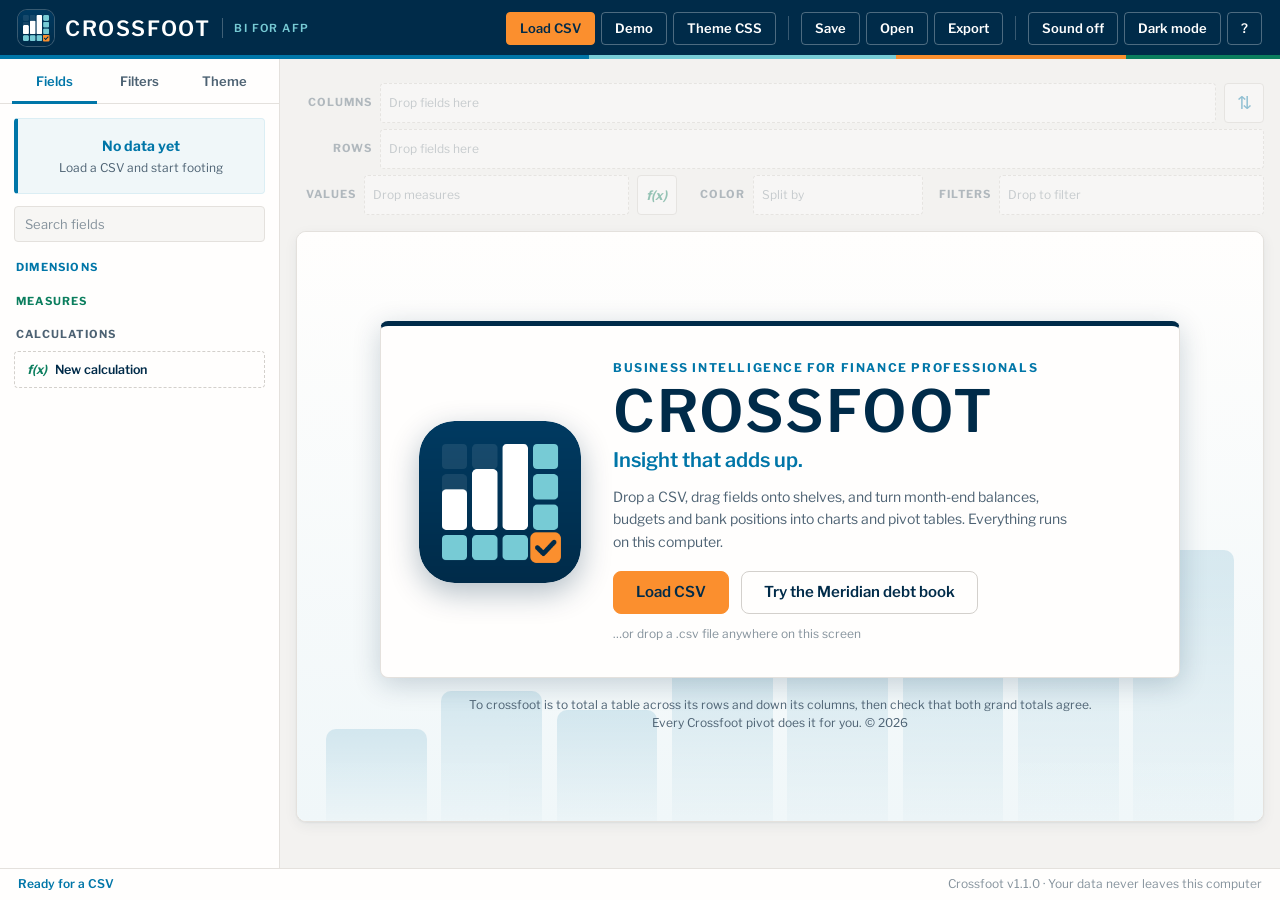
<file: app/index.html>
<!doctype html>
<html lang="en">
<head>
  <meta charset="utf-8">
  <meta name="viewport" content="width=device-width, initial-scale=1">
  <title>Crossfoot · BI for finance professionals</title>
  <meta name="description" content="Crossfoot: drag-and-drop business intelligence for finance CSV files, in AFP colours.">
  <link rel="icon" href="assets/favicon.ico" sizes="any">
  <link rel="icon" type="image/png" sizes="32x32" href="assets/icon-32.png">
  <link rel="apple-touch-icon" href="assets/icon-180.png">
  <link rel="stylesheet" href="css/fonts.css">
  <link rel="stylesheet" href="css/crossfoot.css">
</head>
<body>
  <div id="app">
    <header class="topbar">
      <div class="brand">
        <img src="assets/icon-64.png" class="brand-icon" alt="" width="36" height="36">
        <span class="brand-name">Crossfoot</span>
        <span class="brand-sub">BI for AFP</span>
      </div>
      <nav class="toolbar" aria-label="Main">
        <button class="btn btn-primary" data-action="open-csv" title="Load a CSV file (or drop one anywhere)">Load CSV</button>
        <button class="btn" data-action="demo" title="Load the fictional Meridian Components debt book">Demo</button>
        <button class="btn" data-action="open-theme" title="Load a CSS file with your colors and fonts">Theme CSS</button>
        <span class="sep" aria-hidden="true"></span>
        <button class="btn" data-action="save-game" title="Save layout, filters and theme to a file">Save</button>
        <button class="btn" data-action="load-game" title="Open a saved .crossfoot.json layout">Open</button>
        <button class="btn" data-action="export" title="Export chart or data">Export</button>
        <span class="sep" aria-hidden="true"></span>
        <button class="btn btn-toggle" data-action="toggle-sfx" aria-pressed="false">Sound off</button>
        <button class="btn btn-toggle" data-action="toggle-dark" aria-pressed="false">Dark mode</button>
        <button class="btn" data-action="help" title="How to use Crossfoot">?</button>
      </nav>
    </header>

    <aside class="sidebar">
      <div class="tabs" role="tablist">
        <button class="tab is-active" role="tab" data-tab="fields">Fields</button>
        <button class="tab" role="tab" data-tab="filters" data-drop="filters">Filters <span class="badge" id="filterCount"></span></button>
        <button class="tab" role="tab" data-tab="theme">Theme</button>
      </div>
      <section class="panel" id="panel-fields" data-drop="trash">
        <div class="dataset-card" id="datasetCard"></div>
        <input class="search" id="fieldSearch" placeholder="Search fields" autocomplete="off" spellcheck="false">
        <h3 class="group-title dim">Dimensions</h3>
        <ul id="dimList" class="field-list"></ul>
        <h3 class="group-title mea">Measures</h3>
        <ul id="meaList" class="field-list"></ul>
        <h3 class="group-title calc">Calculations</h3>
        <ul id="calcList" class="field-list"></ul>
        <button class="calc-new" data-calc-new title="Build a formula over aggregates: ratios, margins, differences, shares of total"><b>f(x)</b> New calculation</button>
      </section>
      <section class="panel" id="panel-filters" data-drop="filters" hidden></section>
      <section class="panel" id="panel-theme" hidden></section>
    </aside>

    <main class="workspace">
      <div class="markrow">
        <div class="marks" id="markBar" role="toolbar" aria-label="Chart type"></div>
        <div class="viz-options" id="vizOptions"></div>
      </div>
      <div class="shelves">
        <div class="shelf" data-shelf="columns">
          <span class="shelf-label">Columns</span>
          <div class="shelf-drop" data-drop="columns"></div>
          <button class="swap" data-swap title="Pivot: swap rows and columns">⇅</button>
        </div>
        <div class="shelf" data-shelf="rows">
          <span class="shelf-label">Rows</span>
          <div class="shelf-drop" data-drop="rows"></div>
        </div>
        <div class="shelf-row">
          <div class="shelf" data-shelf="values">
            <span class="shelf-label">Values</span>
            <div class="shelf-drop" data-drop="values"></div>
            <button class="shelf-fx" data-calc-new title="New calculation (formula over aggregates)">f(x)</button>
          </div>
          <div class="shelf narrow" data-shelf="color">
            <span class="shelf-label">Color</span>
            <div class="shelf-drop" data-drop="color"></div>
          </div>
          <div class="shelf" data-shelf="filters">
            <span class="shelf-label">Filters</span>
            <div class="shelf-drop" data-drop="filters"></div>
          </div>
        </div>
      </div>
      <div class="viz-frame">
        <div id="viz" class="viz"></div>
      </div>
      <div class="sheet-tabs" id="sheetTabs"></div>
    </main>

    <footer class="statusbar" id="status"></footer>
  </div>

  <input type="file" id="csvInput" accept=".csv,.tsv,.txt,text/csv,text/tab-separated-values" hidden>
  <input type="file" id="themeInput" accept=".css,text/css" hidden>
  <input type="file" id="gameInput" accept=".json,application/json" hidden>

  <div id="menu" class="popmenu" hidden></div>
  <div id="modal" class="modal" hidden></div>
  <div id="toast" class="toast" hidden role="status" aria-live="polite"></div>
  <div id="loading" class="loading" hidden>
    <div class="loading-box"><div class="loading-text">Loading</div><div class="loading-bar"><span></span></div></div>
  </div>
  <div class="file-drop-overlay" aria-hidden="true"><div>Drop to load<small>.csv data · .css theme · .json workbook</small></div></div>

  <script src="vendor/plotly.min.js"></script>
  <script src="samples/demo-data.js"></script>
  <script src="js/data.js"></script>
  <script src="js/calc.js"></script>
  <script src="js/theme.js"></script>
  <script src="js/pivot.js"></script>
  <script src="js/charts.js"></script>
  <script src="js/export.js"></script>
  <script src="js/app.js"></script>
</body>
</html>
</file>
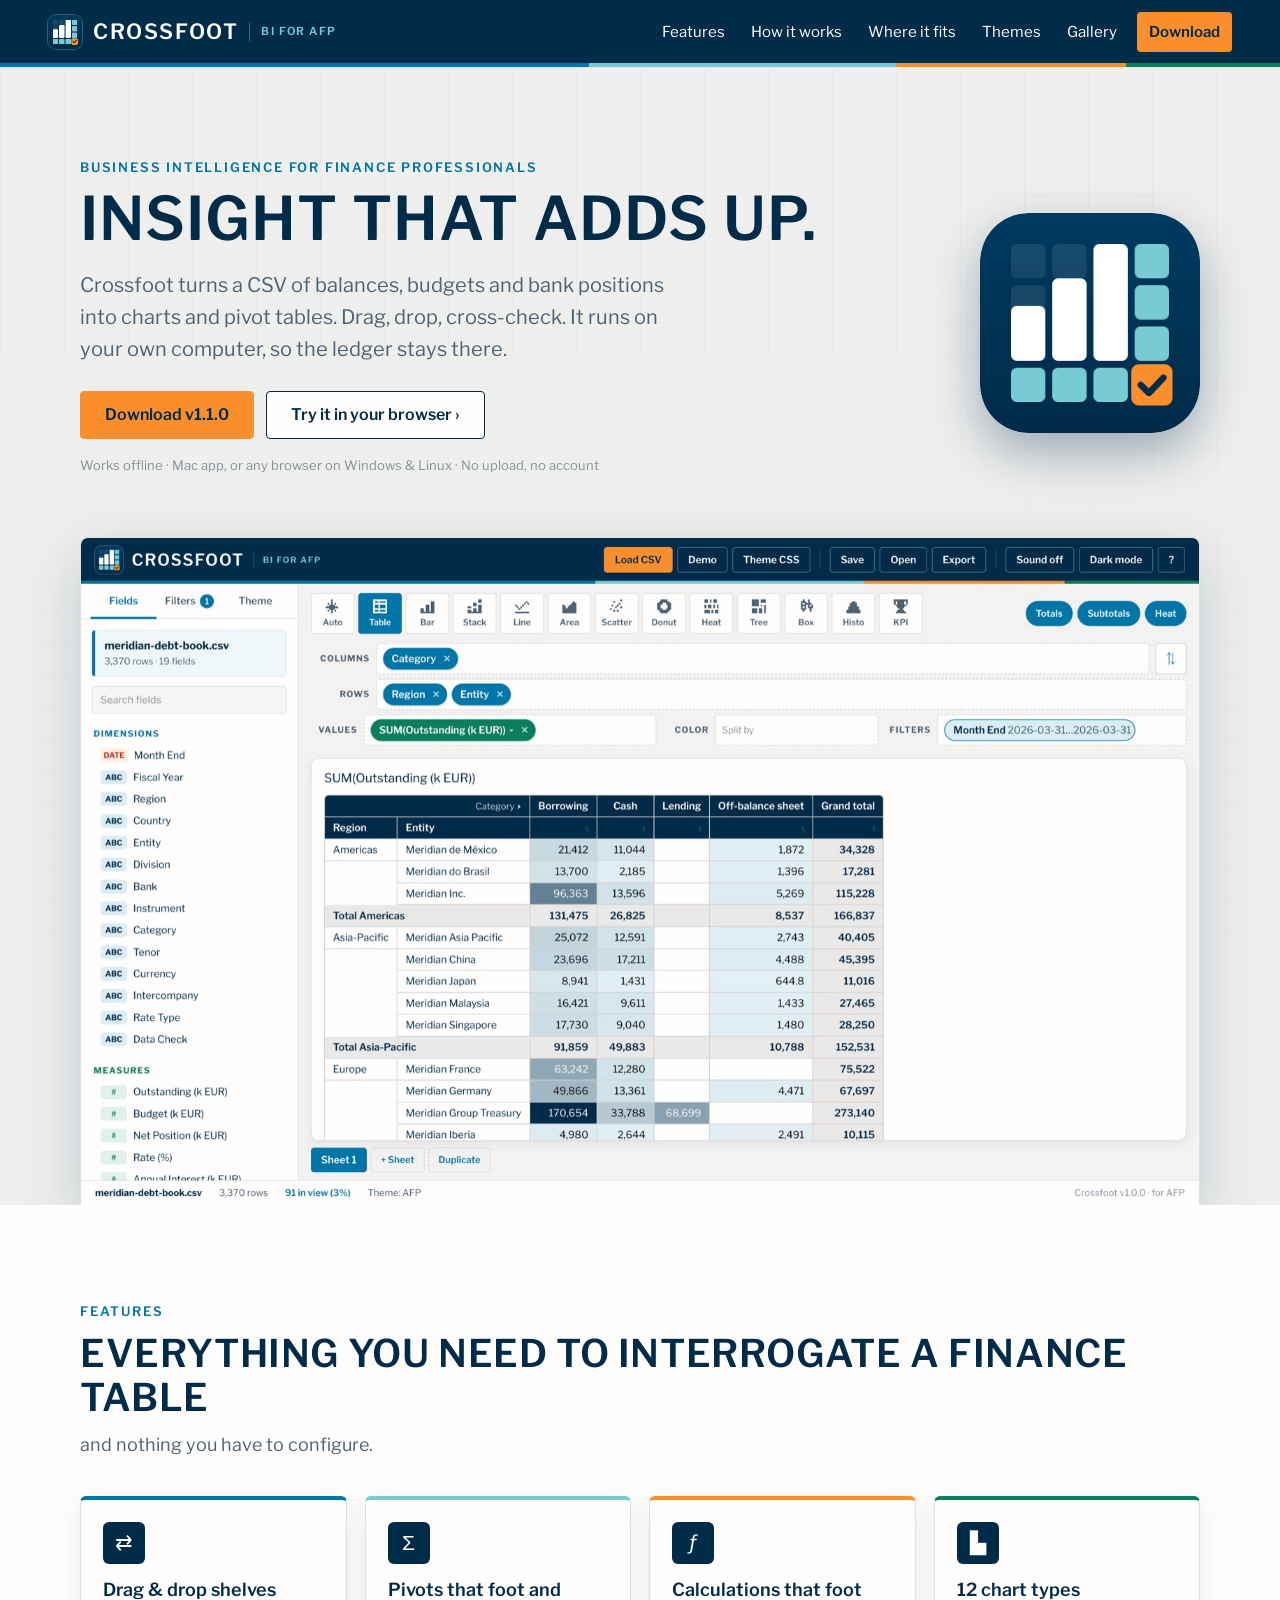
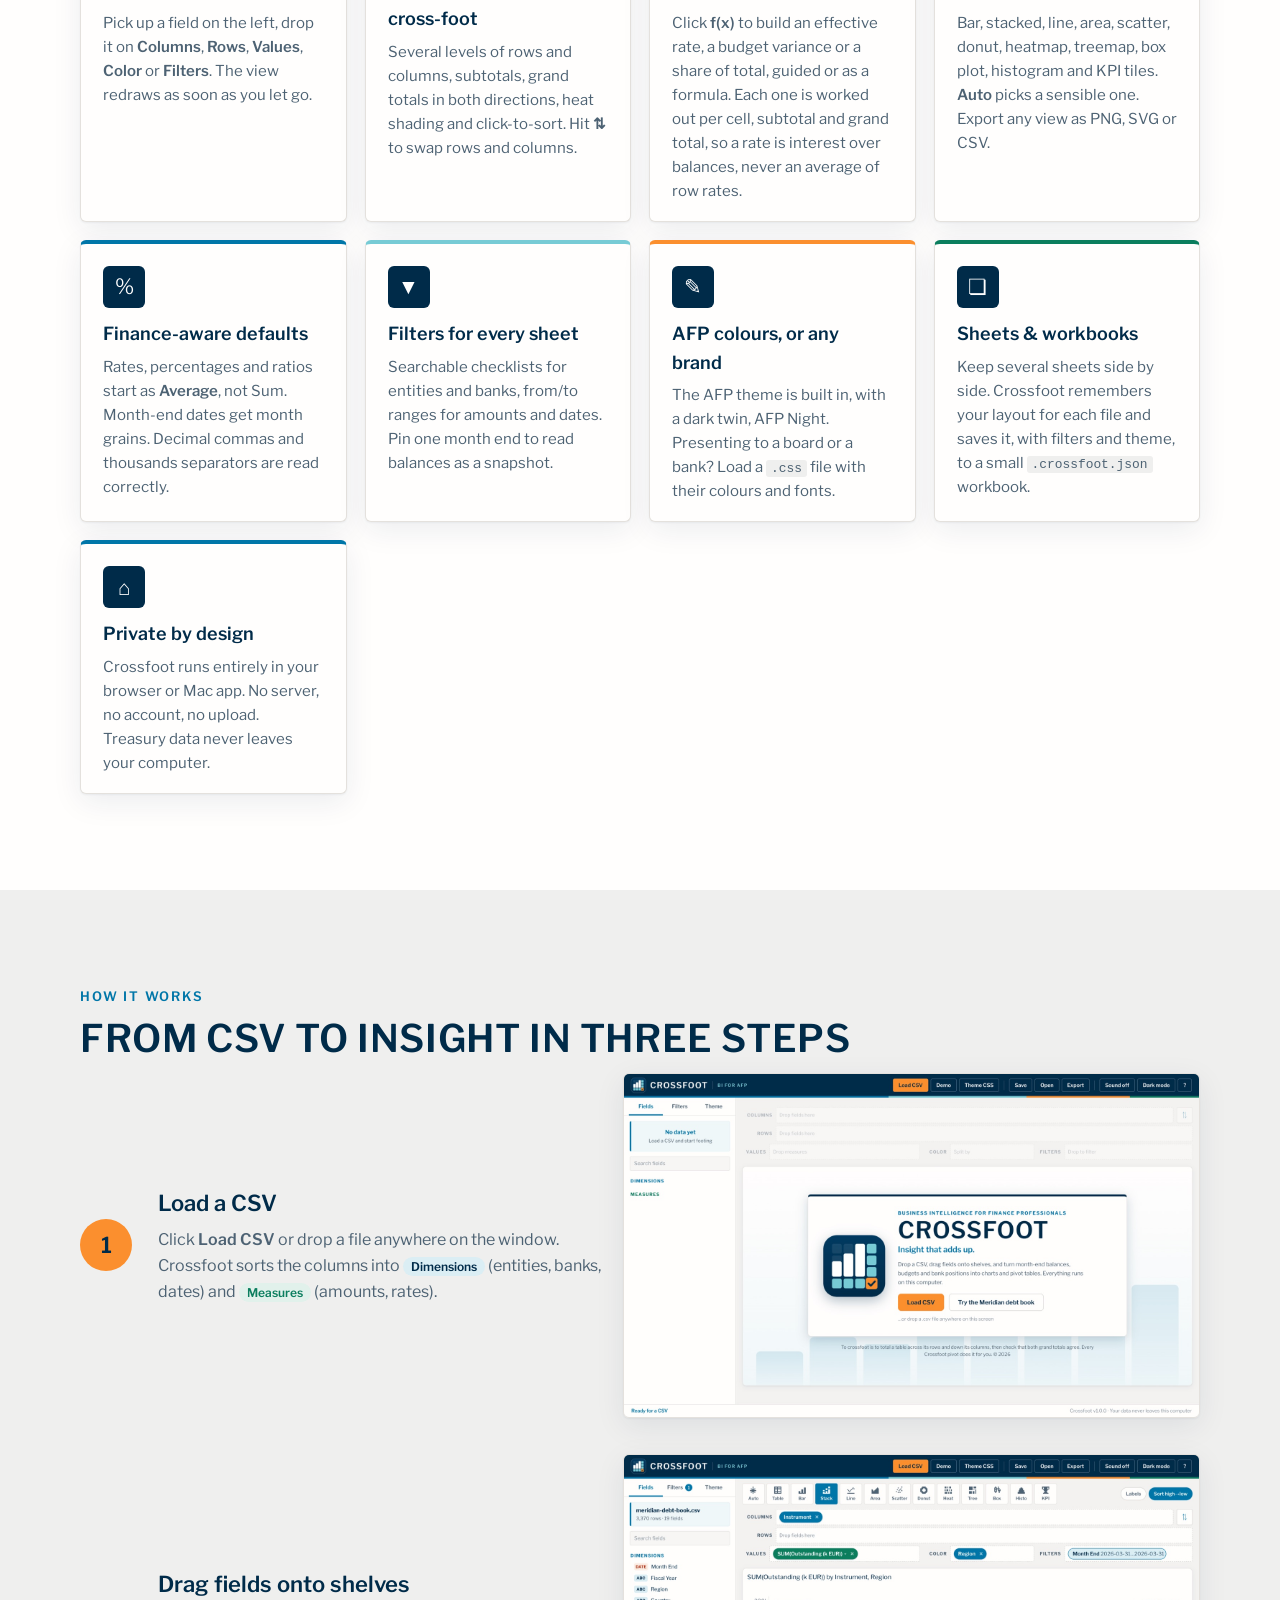
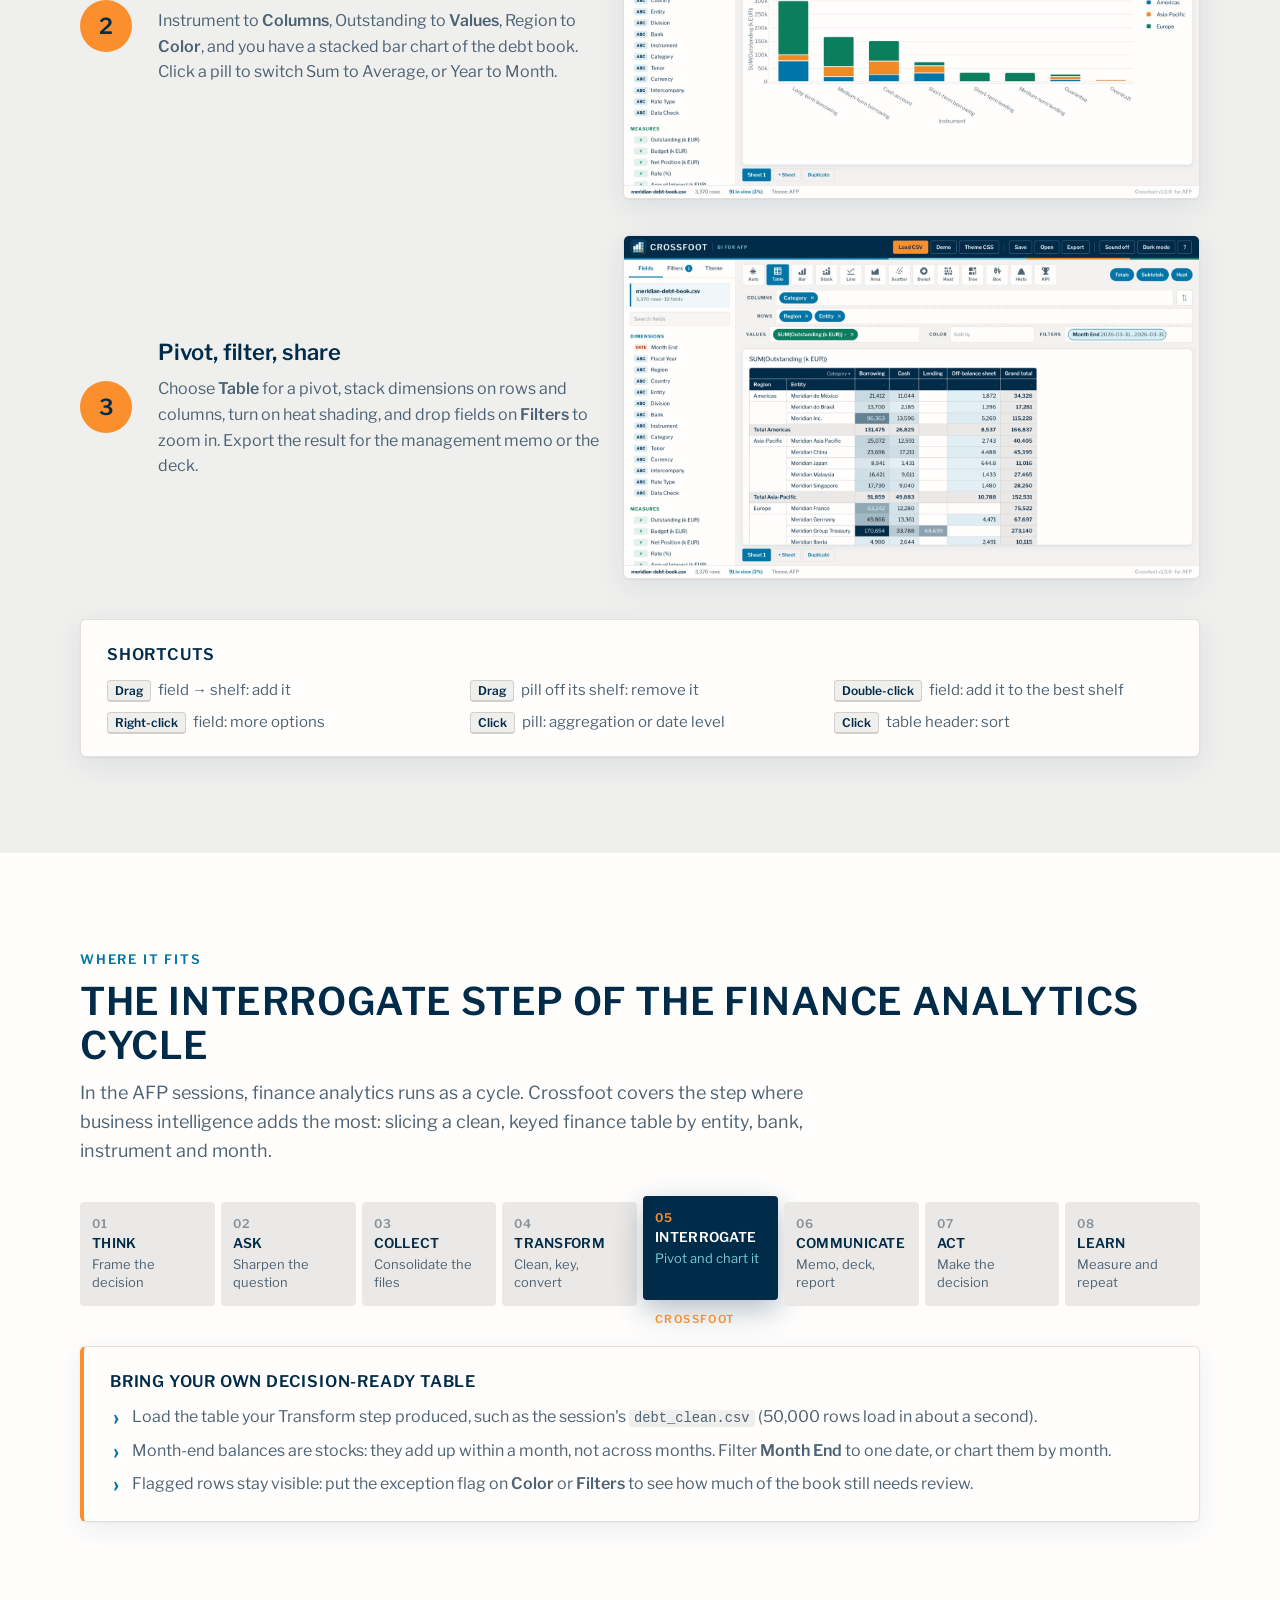
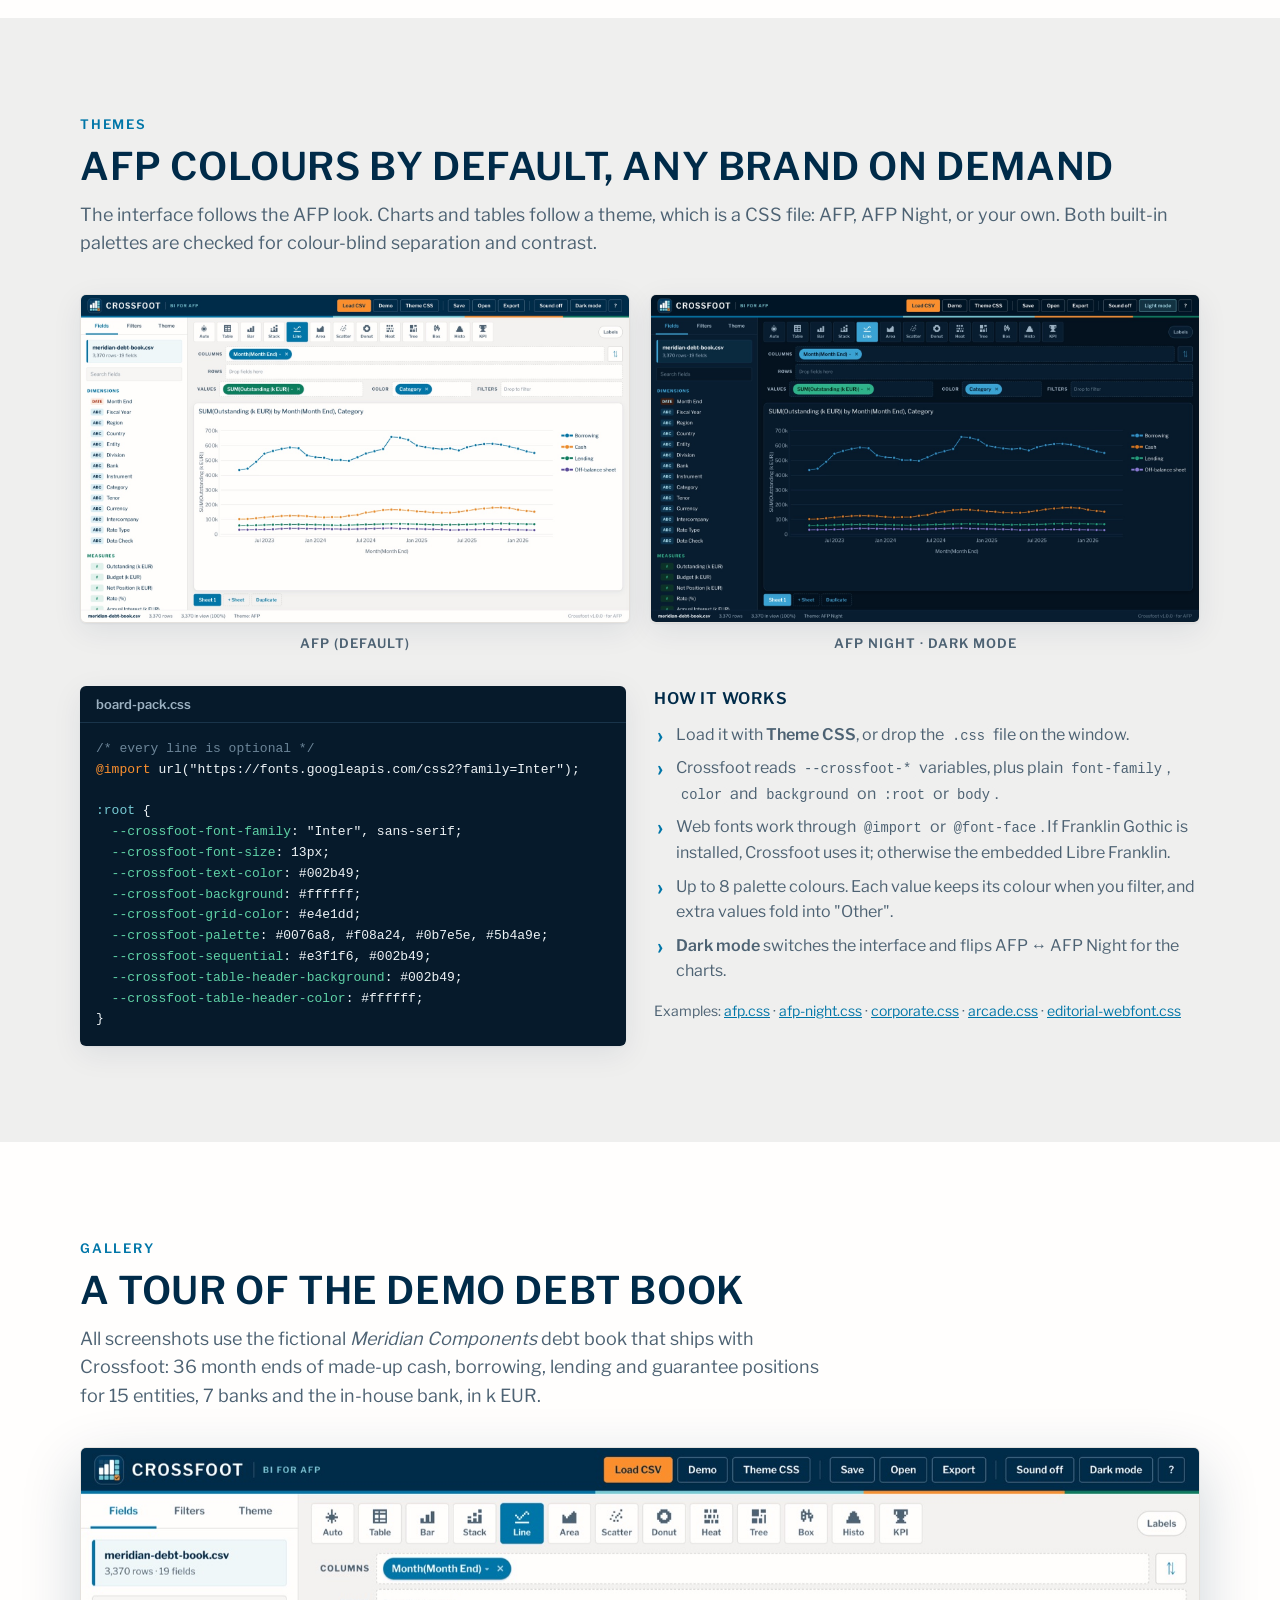
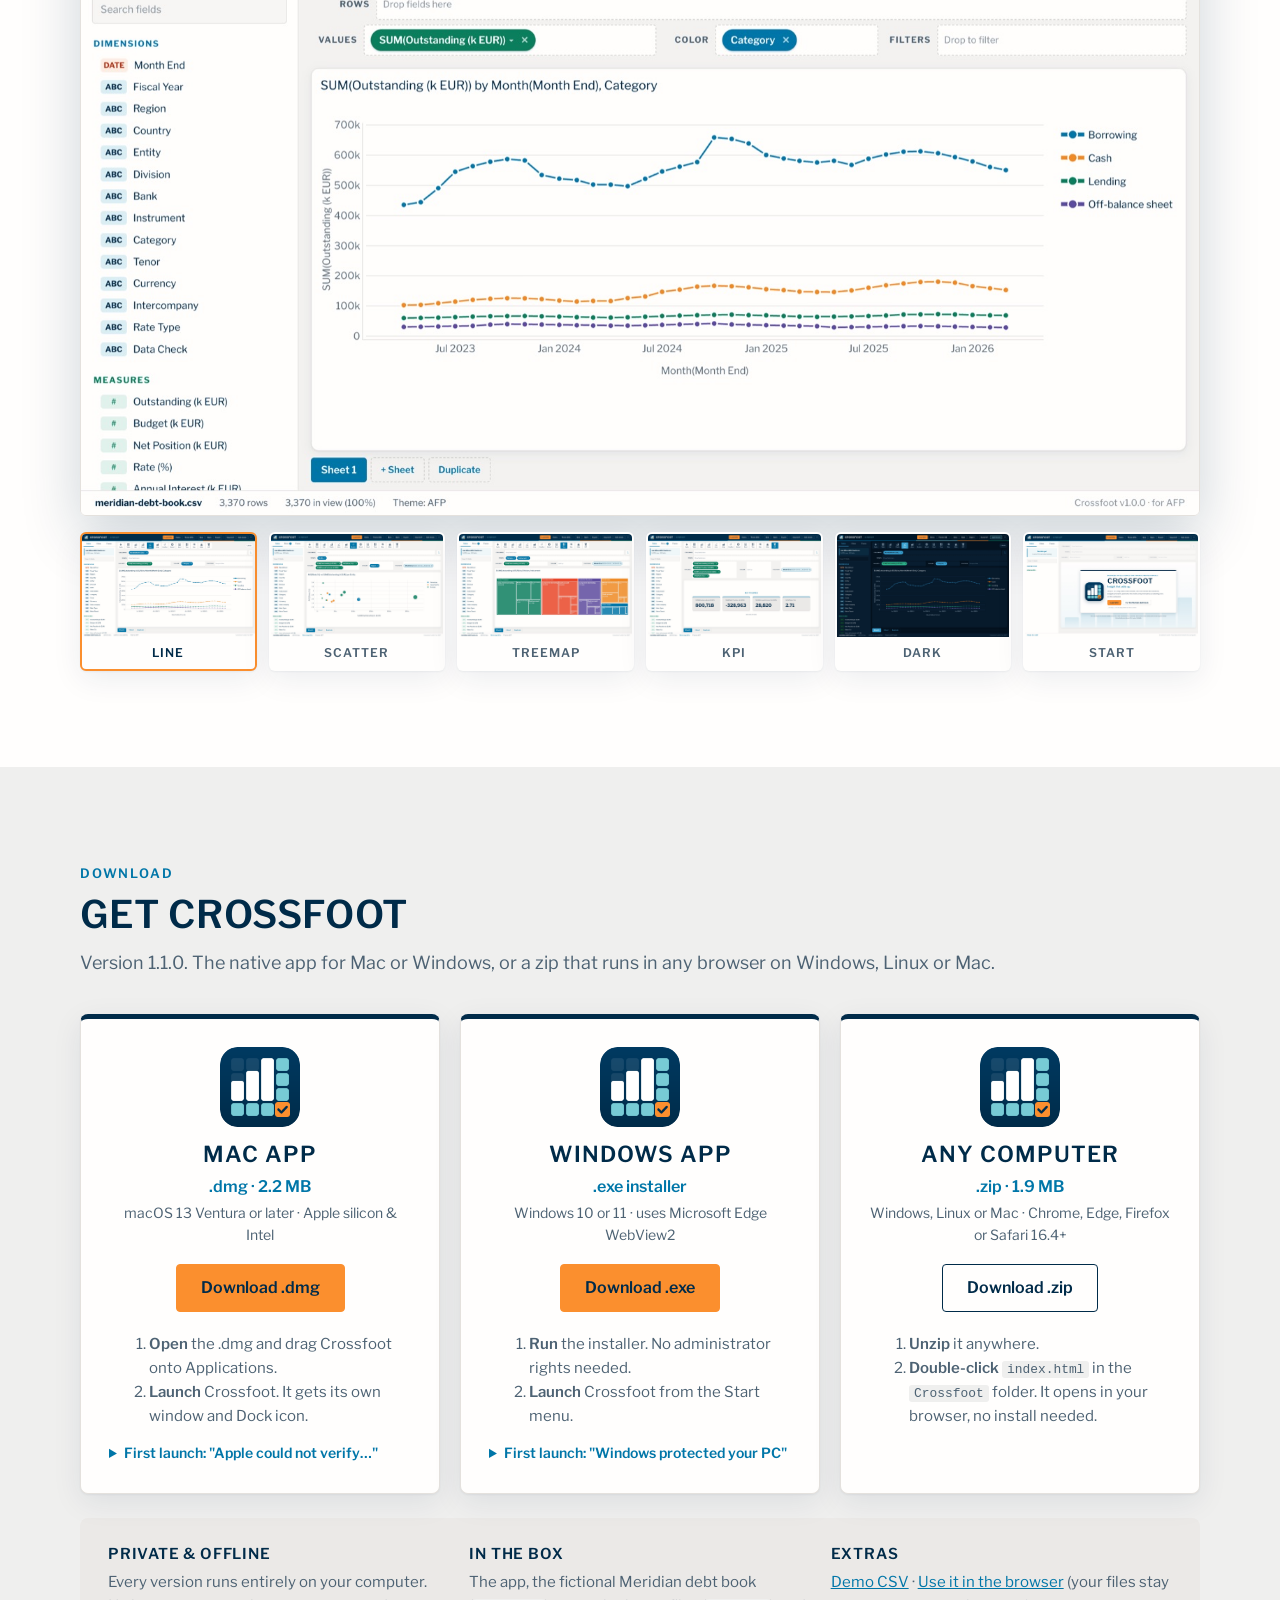
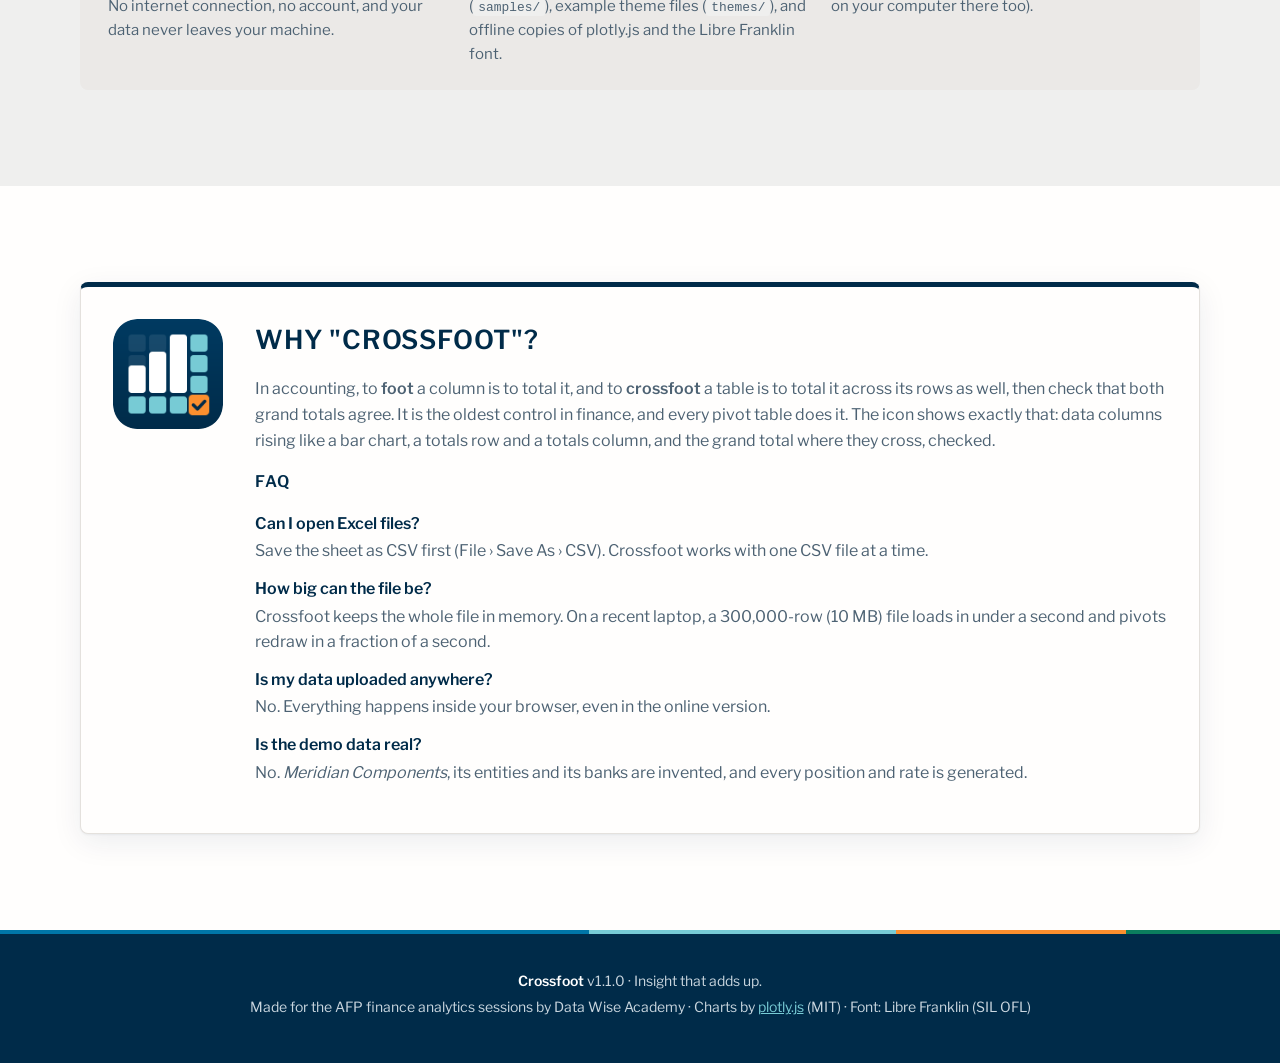
<file: website/index.html>
<!doctype html>
<html lang="en">
<head>
  <meta charset="utf-8">
  <meta name="viewport" content="width=device-width, initial-scale=1">
  <title>Crossfoot · Business intelligence for finance professionals</title>
  <meta name="description" content="Crossfoot turns a finance CSV into charts and pivot tables by drag and drop. Offline, private, and dressed in AFP colours.">
  <meta property="og:title" content="Crossfoot · BI for finance professionals">
  <meta property="og:description" content="Insight that adds up. Drag-and-drop business intelligence for one CSV file.">
  <meta property="og:image" content="assets/screens/table.jpg">
  <link rel="icon" href="assets/favicon.ico" sizes="any">
  <link rel="icon" type="image/png" sizes="32x32" href="assets/icon-32.png">
  <link rel="apple-touch-icon" href="assets/icon-180.png">
  <link rel="stylesheet" href="assets/fonts.css">
  <link rel="stylesheet" href="css/site.css">
</head>
<body>
  <a class="skip" href="#download">Skip to download</a>

  <header class="nav">
    <a class="nav-brand" href="#top"><img src="assets/icon-64.png" alt="" width="34" height="34"><span>Crossfoot</span><small>BI for AFP</small></a>
    <nav class="nav-links" aria-label="Sections">
      <a href="#features">Features</a>
      <a href="#how">How it works</a>
      <a href="#cycle">Where it fits</a>
      <a href="#themes">Themes</a>
      <a href="#gallery">Gallery</a>
      <a class="nav-cta" href="#download">Download</a>
    </nav>
  </header>

  <main id="top">
    <!-- ============================================================ HERO -->
    <div class="hero">
      <div class="hero-grid" aria-hidden="true"></div>
      <div class="hero-inner">
        <div class="hero-text">
          <p class="eyebrow">Business intelligence for finance professionals</p>
          <h1 class="logo">Insight that adds up.</h1>
          <p class="tagline">Crossfoot turns a CSV of balances, budgets and bank positions into charts and pivot tables. Drag, drop, cross-check. It runs on your own computer, so the ledger stays there.</p>
          <div class="cta-row">
            <a class="btn btn-cta big" href="#download">Download v<span data-version>1.1.0</span></a>
            <a class="btn big" href="play/index.html#demo&amp;preset=table">Try it in your browser ›</a>
          </div>
          <p class="fineprint">Works offline · Mac app, or any browser on Windows &amp; Linux · No upload, no account</p>
        </div>
        <img class="hero-icon" src="assets/icon-256.png" alt="Crossfoot icon: three rising bars in a ledger grid, a light-blue totals row and column, and an orange grand-total cell with a check mark, on an AFP dark-blue tile" width="200" height="200">
      </div>
      <figure class="hero-shot">
        <img src="assets/screens/table.jpg" alt="Crossfoot pivot table: outstanding amounts at the latest month end by region and entity in rows, cash, lending, borrowing and guarantees in columns, with heat shading, subtotals and grand totals" width="1600" height="955">
      </figure>
    </div>

    <!-- ======================================================== FEATURES -->
    <div class="section" id="features">
      <p class="kicker">Features</p>
      <h2 class="section-title">Everything you need to interrogate a finance table</h2>
      <p class="lede">and nothing you have to configure.</p>
      <div class="cards">
        <article class="card"><div class="card-icon" aria-hidden="true">⇄</div><h3>Drag &amp; drop shelves</h3>
          <p>Pick up a field on the left, drop it on <b>Columns</b>, <b>Rows</b>, <b>Values</b>, <b>Color</b> or <b>Filters</b>. The view redraws as soon as you let go.</p></article>
        <article class="card"><div class="card-icon" aria-hidden="true">Σ</div><h3>Pivots that foot and cross-foot</h3>
          <p>Several levels of rows and columns, subtotals, grand totals in both directions, heat shading and click-to-sort. Hit <b>⇅</b> to swap rows and columns.</p></article>
        <article class="card"><div class="card-icon" aria-hidden="true">ƒ</div><h3>Calculations that foot</h3>
          <p>Click <b>f(x)</b> to build an effective rate, a budget variance or a share of total, guided or as a formula. Each one is worked out per cell, subtotal and grand total, so a rate is interest over balances, never an average of row rates.</p></article>
        <article class="card"><div class="card-icon" aria-hidden="true">▙</div><h3>12 chart types</h3>
          <p>Bar, stacked, line, area, scatter, donut, heatmap, treemap, box plot, histogram and KPI tiles. <b>Auto</b> picks a sensible one. Export any view as PNG, SVG or CSV.</p></article>
        <article class="card"><div class="card-icon" aria-hidden="true">%</div><h3>Finance-aware defaults</h3>
          <p>Rates, percentages and ratios start as <b>Average</b>, not Sum. Month-end dates get month grains. Decimal commas and thousands separators are read correctly.</p></article>
        <article class="card"><div class="card-icon" aria-hidden="true">▼</div><h3>Filters for every sheet</h3>
          <p>Searchable checklists for entities and banks, from/to ranges for amounts and dates. Pin one month end to read balances as a snapshot.</p></article>
        <article class="card"><div class="card-icon" aria-hidden="true">✎</div><h3>AFP colours, or any brand</h3>
          <p>The AFP theme is built in, with a dark twin, AFP Night. Presenting to a board or a bank? Load a <code>.css</code> file with their colours and fonts.</p></article>
        <article class="card"><div class="card-icon" aria-hidden="true">❏</div><h3>Sheets &amp; workbooks</h3>
          <p>Keep several sheets side by side. Crossfoot remembers your layout for each file and saves it, with filters and theme, to a small <code>.crossfoot.json</code> workbook.</p></article>
        <article class="card"><div class="card-icon" aria-hidden="true">⌂</div><h3>Private by design</h3>
          <p>Crossfoot runs entirely in your browser or Mac app. No server, no account, no upload. Treasury data never leaves your computer.</p></article>
      </div>
    </div>

    <!-- ===================================================== HOW IT WORKS -->
    <div class="section alt" id="how">
      <p class="kicker">How it works</p>
      <h2 class="section-title">From CSV to insight in three steps</h2>
      <ol class="steps">
        <li class="step">
          <div class="step-num">1</div>
          <div class="step-body"><h3>Load a CSV</h3>
            <p>Click <b>Load CSV</b> or drop a file anywhere on the window. Crossfoot sorts the columns into <span class="tag dim">Dimensions</span> (entities, banks, dates) and <span class="tag mea">Measures</span> (amounts, rates).</p></div>
          <img src="assets/screens/splash.jpg" alt="Crossfoot start screen with Load CSV and demo buttons" loading="lazy" width="1600" height="955">
        </li>
        <li class="step">
          <div class="step-num">2</div>
          <div class="step-body"><h3>Drag fields onto shelves</h3>
            <p>Instrument to <b>Columns</b>, Outstanding to <b>Values</b>, Region to <b>Color</b>, and you have a stacked bar chart of the debt book. Click a pill to switch Sum to Average, or Year to Month.</p></div>
          <img src="assets/screens/bar.jpg" alt="Stacked bar chart of outstanding amounts by instrument, split by region, at the latest month end" loading="lazy" width="1600" height="955">
        </li>
        <li class="step">
          <div class="step-num">3</div>
          <div class="step-body"><h3>Pivot, filter, share</h3>
            <p>Choose <b>Table</b> for a pivot, stack dimensions on rows and columns, turn on heat shading, and drop fields on <b>Filters</b> to zoom in. Export the result for the management memo or the deck.</p></div>
          <img src="assets/screens/table.jpg" alt="Pivot table of outstanding amounts by region and entity, with cash, lending, borrowing and guarantees in columns" loading="lazy" width="1600" height="955">
        </li>
      </ol>
      <div class="controls">
        <h3>Shortcuts</h3>
        <ul>
          <li><kbd>Drag</kbd> field → shelf: add it</li>
          <li><kbd>Drag</kbd> pill off its shelf: remove it</li>
          <li><kbd>Double-click</kbd> field: add it to the best shelf</li>
          <li><kbd>Right-click</kbd> field: more options</li>
          <li><kbd>Click</kbd> pill: aggregation or date level</li>
          <li><kbd>Click</kbd> table header: sort</li>
        </ul>
      </div>
    </div>

    <!-- ============================================================ CYCLE -->
    <div class="section" id="cycle">
      <p class="kicker">Where it fits</p>
      <h2 class="section-title">The Interrogate step of the finance analytics cycle</h2>
      <p class="lede">In the AFP sessions, finance analytics runs as a cycle. Crossfoot covers the step where business intelligence adds the most: slicing a clean, keyed finance table by entity, bank, instrument and month.</p>
      <ol class="cycle">
        <li><b>Think</b><span>Frame the decision</span></li>
        <li><b>Ask</b><span>Sharpen the question</span></li>
        <li><b>Collect</b><span>Consolidate the files</span></li>
        <li><b>Transform</b><span>Clean, key, convert</span></li>
        <li class="here"><b>Interrogate</b><span>Pivot and chart it</span></li>
        <li><b>Communicate</b><span>Memo, deck, report</span></li>
        <li><b>Act</b><span>Make the decision</span></li>
        <li><b>Learn</b><span>Measure and repeat</span></li>
      </ol>
      <div class="cycle-note">
        <h3>Bring your own decision-ready table</h3>
        <ul class="chevrons">
          <li>Load the table your Transform step produced, such as the session's <code>debt_clean.csv</code> (50,000 rows load in about a second).</li>
          <li>Month-end balances are stocks: they add up within a month, not across months. Filter <b>Month End</b> to one date, or chart them by month.</li>
          <li>Flagged rows stay visible: put the exception flag on <b>Color</b> or <b>Filters</b> to see how much of the book still needs review.</li>
        </ul>
      </div>
    </div>

    <!-- ============================================================ THEMES -->
    <div class="section alt" id="themes">
      <p class="kicker">Themes</p>
      <h2 class="section-title">AFP colours by default, any brand on demand</h2>
      <p class="lede">The interface follows the AFP look. Charts and tables follow a theme, which is a CSS file: AFP, AFP Night, or your own. Both built-in palettes are checked for colour-blind separation and contrast.</p>
      <div class="theme-split">
        <figure class="shot"><img src="assets/screens/line.jpg" alt="Line chart of monthly outstanding amounts by category in the default AFP theme" loading="lazy" width="1600" height="955"><figcaption>AFP (default)</figcaption></figure>
        <figure class="shot"><img src="assets/screens/dark.jpg" alt="Line chart in dark mode with the AFP Night theme" loading="lazy" width="1600" height="955"><figcaption>AFP Night · dark mode</figcaption></figure>
      </div>
      <div class="theme-code">
        <div class="code-box">
          <div class="code-head">board-pack.css</div>
<pre><code><span class="c">/* every line is optional */</span>
<span class="k">@import</span> url("https://fonts.googleapis.com/css2?family=Inter");

<span class="s">:root</span> {
  <span class="p">--crossfoot-font-family</span>: "Inter", sans-serif;
  <span class="p">--crossfoot-font-size</span>: 13px;
  <span class="p">--crossfoot-text-color</span>: #002b49;
  <span class="p">--crossfoot-background</span>: #ffffff;
  <span class="p">--crossfoot-grid-color</span>: #e4e1dd;
  <span class="p">--crossfoot-palette</span>: #0076a8, #f08a24, #0b7e5e, #5b4a9e;
  <span class="p">--crossfoot-sequential</span>: #e3f1f6, #002b49;
  <span class="p">--crossfoot-table-header-background</span>: #002b49;
  <span class="p">--crossfoot-table-header-color</span>: #ffffff;
}</code></pre>
        </div>
        <div class="theme-notes">
          <h3>How it works</h3>
          <ul class="chevrons">
            <li>Load it with <b>Theme CSS</b>, or drop the <code>.css</code> file on the window.</li>
            <li>Crossfoot reads <code>--crossfoot-*</code> variables, plus plain <code>font-family</code>, <code>color</code> and <code>background</code> on <code>:root</code> or <code>body</code>.</li>
            <li>Web fonts work through <code>@import</code> or <code>@font-face</code>. If Franklin Gothic is installed, Crossfoot uses it; otherwise the embedded Libre Franklin.</li>
            <li>Up to 8 palette colours. Each value keeps its colour when you filter, and extra values fold into "Other".</li>
            <li><b>Dark mode</b> switches the interface and flips AFP ↔ AFP Night for the charts.</li>
          </ul>
          <p class="dl-themes">Examples:
            <a href="download/afp.css" download>afp.css</a> ·
            <a href="download/afp-night.css" download>afp-night.css</a> ·
            <a href="download/corporate.css" download>corporate.css</a> ·
            <a href="download/arcade.css" download>arcade.css</a> ·
            <a href="download/editorial-webfont.css" download>editorial-webfont.css</a></p>
        </div>
      </div>
    </div>

    <!-- =========================================================== GALLERY -->
    <div class="section" id="gallery">
      <p class="kicker">Gallery</p>
      <h2 class="section-title">A tour of the demo debt book</h2>
      <p class="lede">All screenshots use the fictional <i>Meridian Components</i> debt book that ships with Crossfoot: 36 month ends of made-up cash, borrowing, lending and guarantee positions for 15 entities, 7 banks and the in-house bank, in k EUR.</p>
      <div class="gallery">
        <figure class="gallery-main"><img id="galleryMain" src="assets/screens/line.jpg" alt="Line chart of monthly outstanding amounts by category, with the October 2024 refinancing visible" width="1600" height="955"></figure>
        <div class="gallery-thumbs" role="list">
          <button class="thumb is-active" role="listitem" data-src="assets/screens/line.jpg" data-alt="Line chart of monthly outstanding amounts by category, with the October 2024 refinancing visible"><img src="assets/screens/line.jpg" alt="" loading="lazy" width="1600" height="955"><span>Line</span></button>
          <button class="thumb" role="listitem" data-src="assets/screens/scatter.jpg" data-alt="Scatter plot of average rate versus outstanding amount per entity, sized by annual interest"><img src="assets/screens/scatter.jpg" alt="" loading="lazy" width="1600" height="955"><span>Scatter</span></button>
          <button class="thumb" role="listitem" data-src="assets/screens/treemap.jpg" data-alt="Treemap of outstanding amounts by division and instrument"><img src="assets/screens/treemap.jpg" alt="" loading="lazy" width="1600" height="955"><span>Treemap</span></button>
          <button class="thumb" role="listitem" data-src="assets/screens/kpi.jpg" data-alt="KPI tiles with outstanding, net position, annual interest and average rate"><img src="assets/screens/kpi.jpg" alt="" loading="lazy" width="1600" height="955"><span>KPI</span></button>
          <button class="thumb" role="listitem" data-src="assets/screens/dark.jpg" data-alt="Dark mode with the AFP Night theme"><img src="assets/screens/dark.jpg" alt="" loading="lazy" width="1600" height="955"><span>Dark</span></button>
          <button class="thumb" role="listitem" data-src="assets/screens/splash.jpg" data-alt="Crossfoot start screen"><img src="assets/screens/splash.jpg" alt="" loading="lazy" width="1600" height="955"><span>Start</span></button>
        </div>
      </div>
    </div>

    <!-- ========================================================== DOWNLOAD -->
    <div class="section alt" id="download">
      <p class="kicker">Download</p>
      <h2 class="section-title">Get Crossfoot</h2>
      <p class="lede">Version <span data-version>1.1.0</span>. The native app for Mac or Windows, or a zip that runs in any browser on Windows, Linux or Mac.</p>
      <div class="platforms">
        <article class="platform">
          <img src="assets/icon-128.png" alt="" width="80" height="80" class="dl-icon">
          <h3>Mac app</h3>
          <p class="dl-meta">.dmg · <span data-size-dmg>2.2 MB</span></p>
          <p class="platform-for">macOS 13 Ventura or later · Apple silicon &amp; Intel</p>
          <a class="btn btn-cta big" href="download/Crossfoot-latest.dmg" download>Download .dmg</a>
          <ol class="install">
            <li><b>Open</b> the .dmg and drag Crossfoot onto Applications.</li>
            <li><b>Launch</b> Crossfoot. It gets its own window and Dock icon.</li>
          </ol>
          <details class="gatekeeper">
            <summary>First launch: "Apple could not verify…"</summary>
            <p>Crossfoot isn't notarized by Apple yet, so macOS asks you to confirm once. Click <b>Done</b>, open <b>System Settings › Privacy &amp; Security</b>, scroll down and click <b>Open Anyway</b> next to Crossfoot. You won't be asked again.</p>
          </details>
        </article>
        <article class="platform">
          <img src="assets/icon-128.png" alt="" width="80" height="80" class="dl-icon">
          <h3>Windows app</h3>
          <p class="dl-meta">.exe installer</p>
          <p class="platform-for">Windows 10 or 11 · uses Microsoft Edge WebView2</p>
          <a class="btn btn-cta big" href="download/Crossfoot-latest-Setup.exe" download>Download .exe</a>
          <ol class="install">
            <li><b>Run</b> the installer. No administrator rights needed.</li>
            <li><b>Launch</b> Crossfoot from the Start menu.</li>
          </ol>
          <details class="gatekeeper">
            <summary>First launch: "Windows protected your PC"</summary>
            <p>Crossfoot isn't code-signed yet, so SmartScreen asks you to confirm once. Click <b>More info</b>, then <b>Run anyway</b>.</p>
          </details>
        </article>
        <article class="platform">
          <img src="assets/icon-128.png" alt="" width="80" height="80" class="dl-icon">
          <h3>Any computer</h3>
          <p class="dl-meta">.zip · <span data-size>1.9 MB</span></p>
          <p class="platform-for">Windows, Linux or Mac · Chrome, Edge, Firefox or Safari 16.4+</p>
          <a class="btn big" href="download/Crossfoot-latest.zip" download>Download .zip</a>
          <ol class="install">
            <li><b>Unzip</b> it anywhere.</li>
            <li><b>Double-click</b> <code>index.html</code> in the <code>Crossfoot</code> folder. It opens in your browser, no install needed.</li>
          </ol>
        </article>
      </div>
      <div class="dl-extra">
        <div><h3>Private &amp; offline</h3><p>Every version runs entirely on your computer. No internet connection, no account, and your data never leaves your machine.</p></div>
        <div><h3>In the box</h3><p>The app, the fictional Meridian debt book (<code>samples/</code>), example theme files (<code>themes/</code>), and offline copies of plotly.js and the Libre Franklin font.</p></div>
        <div><h3>Extras</h3><p><a href="download/meridian-debt-book.csv" download>Demo CSV</a> · <a href="play/index.html">Use it in the browser</a> (your files stay on your computer there too).</p></div>
      </div>
    </div>

    <!-- ============================================================ ABOUT -->
    <div class="section about">
      <div class="about-box">
        <img src="assets/icon-128.png" alt="" width="110" height="110" class="about-icon">
        <div>
          <h2>Why "Crossfoot"?</h2>
          <p>In accounting, to <b>foot</b> a column is to total it, and to <b>crossfoot</b> a table is to total it across its rows as well, then check that both grand totals agree. It is the oldest control in finance, and every pivot table does it. The icon shows exactly that: data columns rising like a bar chart, a totals row and a totals column, and the grand total where they cross, checked.</p>
          <h3>FAQ</h3>
          <dl class="faq">
            <dt>Can I open Excel files?</dt><dd>Save the sheet as CSV first (File › Save As › CSV). Crossfoot works with one CSV file at a time.</dd>
            <dt>How big can the file be?</dt><dd>Crossfoot keeps the whole file in memory. On a recent laptop, a 300,000-row (10 MB) file loads in under a second and pivots redraw in a fraction of a second.</dd>
            <dt>Is my data uploaded anywhere?</dt><dd>No. Everything happens inside your browser, even in the online version.</dd>
            <dt>Is the demo data real?</dt><dd>No. <i>Meridian Components</i>, its entities and its banks are invented, and every position and rate is generated.</dd>
          </dl>
        </div>
      </div>
    </div>
  </main>

  <footer class="footer">
    <p><b>Crossfoot</b> v<span data-version>1.1.0</span> · Insight that adds up.</p>
    <p>Made for the AFP finance analytics sessions by Data Wise Academy · Charts by <a href="https://plotly.com/javascript/">plotly.js</a> (MIT) · Font: Libre Franklin (SIL OFL)</p>
  </footer>

  <script>
    // Gallery: click a thumbnail to show it big.
    document.querySelectorAll('.thumb').forEach(function (b) {
      b.addEventListener('click', function () {
        var main = document.getElementById('galleryMain');
        main.src = b.dataset.src; main.alt = b.dataset.alt;
        document.querySelectorAll('.thumb').forEach(function (t) { t.classList.toggle('is-active', t === b); });
      });
    });
  </script>
</body>
</html>
</file>
<file: app/css/fonts.css>
/* Generated by tools/build.py - fonts under the SIL Open Font License (see fonts/). */
@font-face { font-family: 'Libre Franklin'; src: url([data-uri]) format('truetype'); font-weight: 100 900; font-display: block; }
</file>
<file: app/css/crossfoot.css>
/* Crossfoot - UI in the AFP look, from the AFP-25 template (styles/afp.css):
 * AFP Dark Blue #002B49 ink and top bar, Medium Blue #0076A8 accent, Light Blue
 * #77CBD5, Light Orange #FB8F2E for the main call to action, Green #0B7E5E for
 * measures, warm greys (#EFEFEE cover, #EBE9E7 panels), ALL-CAPS navy headings
 * and ">" chevron bullets. Franklin Gothic when installed, else the embedded
 * Libre Franklin. (Variable names --blue* are kept from the original engine; here
 * they hold the AFP blues.)
 * The visualization area (#viz) is styled by the user's theme CSS through
 * --viz-* variables set at runtime (see theme.js). */

:root {
  --navy: #002b49;
  --navy-2: #0a3a5c;
  --sky: #77cbd5;
  --cta: #fb8f2e;
  --cta-hi: #ffa24f;
  --blue: #0076a8;
  --blue-dk: #00628c;
  --blue-dkr: #002b49;
  --blue-lt: #dbeef4;
  --blue-50: #f0f7f9;
  --green: #0b7e5e;
  --green-lt: #e1f1eb;
  --orange: #b5361b;
  --orange-lt: #fdeee4;
  --red: #c8371f;
  --bg: #f3f2f0;
  --panel: #fffefd;
  --well: #f7f6f4;
  --line: #e4e1dd;
  --line-hi: #d3d0cc;
  --ink: #002b49;
  --ink-dim: #4d6273;
  --ink-faint: #85929c;
  --shadow: 0 1px 2px rgba(0, 43, 73, .06), 0 4px 14px rgba(0, 43, 73, .06);
  --shadow-hi: 0 6px 28px rgba(0, 43, 73, .2);
  --radius: 4px;
  --font: "Franklin Gothic Book", "Libre Franklin", "Helvetica Neue", Arial, sans-serif;
  --font-head: "Franklin Gothic Medium", "Libre Franklin", "Helvetica Neue", Arial, sans-serif;
  color-scheme: light;
}
body.dark {
  --navy: #001626;
  --navy-2: #0b2a42;
  --blue: #3aa3d4;
  --blue-dk: #5ab4de;
  --blue-dkr: #a9dcea;
  --blue-lt: #0d3550;
  --blue-50: #0a2a40;
  --green: #2fb38a;
  --green-lt: #0d3328;
  --orange: #ff9a6b;
  --orange-lt: #3a1d12;
  --bg: #04121f;
  --panel: #081d2f;
  --well: #061827;
  --line: #173248;
  --line-hi: #24465f;
  --ink: #eef3f6;
  --ink-dim: #9db2c2;
  --ink-faint: #6c8598;
  --shadow: 0 1px 2px rgba(0, 0, 0, .4), 0 4px 14px rgba(0, 0, 0, .25);
  --shadow-hi: 0 6px 28px rgba(0, 0, 0, .5);
  color-scheme: dark;
}

* { box-sizing: border-box; }
html, body { margin: 0; height: 100%; }
body {
  background: var(--bg);
  color: var(--ink);
  font-family: var(--font);
  font-size: 14px;
  line-height: 1.4;
  overflow: hidden;
  -webkit-font-smoothing: antialiased;
}
button, input, select { font: inherit; color: inherit; }
::selection { background: var(--blue); color: #fff; }
:focus-visible { outline: 2px solid var(--blue); outline-offset: 2px; }
[hidden] { display: none !important; }

/* ------------------------------------------------------------------ layout */

#app {
  display: grid;
  grid-template-columns: 280px minmax(0, 1fr);
  grid-template-rows: auto minmax(0, 1fr) auto;
  height: 100vh;
}
.topbar { grid-column: 1 / -1; }
.sidebar { grid-row: 2; grid-column: 1; }
.workspace { grid-row: 2; grid-column: 2; }
.statusbar { grid-column: 1 / -1; }

/* ------------------------------------------------------------------ topbar */

.topbar {
  display: flex; align-items: center; gap: 16px;
  padding: 10px 18px 13px;
  background: var(--navy); color: #fff;
  position: relative; z-index: 5;
}
.topbar::after { /* the AFP palette as a ledger rule */
  content: ""; position: absolute; left: 0; right: 0; bottom: 0; height: 4px;
  background: linear-gradient(90deg, #0076a8 0 46%, #77cbd5 46% 70%, #fb8f2e 70% 88%, #0b7e5e 88%);
}
.brand { display: flex; align-items: center; gap: 11px; flex: none; }
.brand-icon { width: 36px; height: 36px; border-radius: 9px; box-shadow: 0 0 0 1px rgba(255, 255, 255, .22); }
.brand-name { font-family: var(--font-head); font-size: 21px; font-weight: 600; letter-spacing: 1.6px; text-transform: uppercase; color: #fff; line-height: 1; }
.brand-sub {
  font-size: 11px; font-weight: 600; letter-spacing: 1.4px; text-transform: uppercase; color: var(--sky);
  padding-left: 11px; border-left: 1px solid rgba(255, 255, 255, .25); margin-left: 1px; line-height: 20px;
}
.toolbar { display: flex; flex-wrap: wrap; align-items: center; gap: 6px; margin-left: auto; }
.sep { width: 1px; height: 24px; background: rgba(255, 255, 255, .22); margin: 0 6px; }
.topbar .btn { background: transparent; color: #fff; border-color: rgba(255, 255, 255, .3); }
.topbar .btn:hover { color: var(--sky); border-color: var(--sky); }
.topbar .btn-primary, .btn.btn-cta { background: var(--cta); border-color: var(--cta); color: #002b49; }
.topbar .btn-primary:hover, .btn.btn-cta:hover { background: var(--cta-hi); border-color: var(--cta-hi); color: #002b49; }
.topbar .btn-toggle[aria-pressed="true"] { background: rgba(119, 203, 213, .16); border-color: var(--sky); color: #fff; }
.topbar :focus-visible { outline-color: var(--sky); }

.btn {
  font-size: 13px; font-weight: 600; line-height: 1;
  color: var(--ink); background: var(--panel);
  border: 1px solid var(--line-hi); border-radius: var(--radius);
  padding: 9px 13px; cursor: pointer; position: relative;
  transition: background-color .15s, border-color .15s, color .15s, box-shadow .15s;
}
.btn:hover { border-color: var(--blue); color: var(--blue); }
.btn:active { transform: translateY(1px); }
.btn-primary { background: var(--blue); border-color: var(--blue); color: #fff; }
.btn-primary:hover { background: var(--blue-dk); border-color: var(--blue-dk); color: #fff; }
.btn-toggle[aria-pressed="true"] { background: var(--blue-lt); border-color: var(--blue); color: var(--blue-dkr); }
body.dark .btn-toggle[aria-pressed="true"] { color: var(--blue-dkr); }
.btn.big { font-size: 15px; padding: 13px 22px; border-radius: 8px; }
.btn.block { display: block; width: 100%; margin: 12px 0; }
.btn.ghost { background: transparent; border-color: transparent; color: var(--blue); }
.btn.ghost:hover { background: var(--blue-50); }

.mini {
  font-size: 12px; font-weight: 600; line-height: 1;
  background: var(--panel); color: var(--ink); border: 1px solid var(--line-hi); border-radius: 999px; padding: 6px 11px; cursor: pointer;
}
.mini:hover { color: var(--blue); border-color: var(--blue); }

/* ----------------------------------------------------------------- sidebar */

.sidebar {
  display: flex; flex-direction: column; min-height: 0;
  background: var(--panel);
  border-right: 1px solid var(--line);
}
.tabs { display: flex; gap: 0; padding: 0 12px; border-bottom: 1px solid var(--line); }
.tab {
  white-space: nowrap; flex: 1; font-size: 13px; font-weight: 600; padding: 13px 4px 11px;
  background: transparent; border: 0; border-bottom: 3px solid transparent; color: var(--ink-dim); cursor: pointer; margin-bottom: -1px;
}
.tab:hover { color: var(--ink); }
.tab.is-active { color: var(--blue); border-bottom-color: var(--blue); }
.badge { display: inline-block; min-width: 18px; color: #fff; background: var(--blue); border-radius: 999px; padding: 1px 6px; margin-left: 3px; font-size: 11px; line-height: 16px; }
.badge:empty { display: none; }
.panel { flex: 1; overflow: auto; padding: 14px 14px 18px; min-height: 0; scrollbar-color: var(--line-hi) transparent; }

.dataset-card { background: var(--blue-50); border: 1px solid var(--blue-lt); border-left: 4px solid var(--blue); border-radius: var(--radius); padding: 10px 12px; margin: 0 0 12px; }
.ds-name { font-size: 14px; font-weight: 700; color: var(--ink); line-height: 1.3; word-break: break-all; }
.ds-meta { font-size: 12px; color: var(--ink-dim); margin-top: 3px; }
.ds-empty { font-size: 14px; font-weight: 700; color: var(--blue); line-height: 1.5; text-align: center; padding: 6px; }
.ds-empty span { color: var(--ink-dim); font-size: 12px; font-weight: 400; }

.search {
  width: 100%; background: var(--well); border: 1px solid var(--line); border-radius: var(--radius);
  padding: 8px 10px; font-size: 13px; color: var(--ink);
}
.search:focus { outline: none; border-color: var(--blue); box-shadow: 0 0 0 3px var(--blue-lt); }
.search::placeholder { color: var(--ink-faint); }
.search.small { font-size: 12px; padding: 6px 8px; }

.group-title { font-size: 11px; font-weight: 700; text-transform: uppercase; letter-spacing: 1.2px; margin: 18px 2px 6px; }
.group-title.dim { color: var(--blue); }
.group-title.mea { color: var(--green); }
.field-list { list-style: none; margin: 0; padding: 0; }
.field {
  display: flex; align-items: center; gap: 8px; padding: 5px 8px; font-size: 13px; border-radius: var(--radius);
  cursor: grab; user-select: none; touch-action: none; border-left: 3px solid transparent;
}
.field:hover, .field:focus-visible { background: var(--blue-50); border-left-color: var(--blue); outline: none; }
.field.mea:hover, .field.mea:focus-visible { background: var(--green-lt); border-left-color: var(--green); }
.fname { overflow: hidden; text-overflow: ellipsis; white-space: nowrap; }
.field-none { font-size: 12px; color: var(--ink-faint); padding: 4px 10px; }
.ftype {
  flex: none; font-size: 10px; font-weight: 700; min-width: 34px; text-align: center; padding: 2px 4px; border-radius: 4px;
  color: var(--blue-dkr); background: var(--blue-lt);
}
body.dark .ftype { color: var(--blue-dkr); }
.field.mea .ftype, .ftype.t-number { color: var(--green); background: var(--green-lt); }
.field.dim .ftype.t-number { color: var(--blue-dkr); background: var(--blue-lt); }
body.dark .field.dim .ftype.t-number { color: var(--blue-dkr); }
.ftype.t-date { color: var(--orange); background: var(--orange-lt); }
.ftype.t-records { color: var(--green); background: var(--green-lt); }

/* -------------------------------------------------------------- workspace */

.workspace { display: flex; flex-direction: column; min-width: 0; min-height: 0; background: var(--bg); }
.markrow { display: flex; align-items: center; gap: 10px; padding: 12px 16px 4px; flex-wrap: wrap; }
.marks { display: flex; flex-wrap: wrap; gap: 5px; }
.mark-btn {
  display: flex; flex-direction: column; align-items: center; gap: 4px; width: 56px; padding: 7px 0 6px;
  font-size: 11px; font-weight: 600; color: var(--ink-dim); background: var(--panel); border: 1px solid var(--line); border-radius: var(--radius); cursor: pointer;
  transition: border-color .15s, color .15s, background-color .15s;
}
.mark-btn:hover { color: var(--blue); border-color: var(--blue); }
.mark-btn.is-active { color: #fff; background: var(--blue); border-color: var(--blue); }
.mark-btn.is-auto { color: var(--blue); border-color: var(--blue); box-shadow: inset 0 0 0 1px var(--blue); }
.mark-btn.is-active.is-auto { color: #fff; }
.px-icon { width: 18px; height: 18px; display: block; }
.viz-options { display: flex; gap: 6px; margin-left: auto; flex-wrap: wrap; }
.opt {
  font-size: 12px; font-weight: 600; padding: 7px 12px; border: 1px solid var(--line-hi); border-radius: 999px; cursor: pointer;
  background: var(--panel); color: var(--ink-dim);
}
.opt.on { color: #fff; background: var(--blue); border-color: var(--blue); }
.opt:hover:not(.on) { color: var(--blue); border-color: var(--blue); }

.shelves { display: flex; flex-direction: column; gap: 6px; padding: 8px 16px 8px; }
.shelf-row { display: grid; grid-template-columns: minmax(0, 1.6fr) minmax(0, 1fr) minmax(0, 1.4fr); gap: 8px; }
.shelf { display: flex; align-items: stretch; gap: 8px; min-width: 0; }
.shelf-row .shelf .shelf-label { width: 60px; }
.shelf-label {
  flex: none; width: 76px; display: flex; align-items: center; justify-content: flex-end;
  font-size: 11px; font-weight: 700; text-transform: uppercase; letter-spacing: 1px; color: var(--ink-dim);
}
.shelf-drop {
  flex: 1; min-width: 0; min-height: 40px; display: flex; flex-wrap: wrap; align-items: center; gap: 6px;
  padding: 5px 8px; background: var(--panel);
  border: 1px dashed var(--line-hi); border-radius: var(--radius);
  transition: background-color .12s, border-color .12s;
}
.shelf-hint { font-size: 12px; color: var(--ink-faint); pointer-events: none; }
.swap {
  flex: none; width: 40px; font-size: 18px; border: 1px solid var(--line-hi); border-radius: var(--radius); cursor: pointer; background: var(--panel); color: var(--blue);
}
.swap:hover { border-color: var(--blue); background: var(--blue-50); }
.workspace.no-data .shelves, .workspace.no-data .markrow { opacity: .4; pointer-events: none; }

/* Drag & drop affordances */
body.is-dragging, body.is-dragging * { cursor: grabbing !important; }
body.is-dragging .can-drop { outline: 2px dashed var(--blue); outline-offset: -2px; }
body.is-dragging .tab.can-drop { outline-offset: -4px; }
body.is-dragging .drop-hover { background: var(--blue-lt) !important; outline: 2px solid var(--blue) !important; }
.drop-caret { display: inline-block; width: 3px; height: 24px; border-radius: 2px; background: var(--blue); animation: blink .8s steps(1) infinite; }

/* Pills */
.pill {
  display: inline-flex; align-items: center; gap: 4px; height: 28px; max-width: 280px;
  padding: 0 4px 0 11px; border: 0; border-radius: 999px;
  font-size: 13px; font-weight: 600; line-height: 1;
  color: #fff; background: var(--blue);
  box-shadow: 0 1px 2px rgba(0, 43, 73, .25);
  cursor: grab; user-select: none; touch-action: none;
}
.pill.mea { background: var(--green); }
body.dark .pill.mea { color: #03241a; }
body.dark .pill:not(.mea):not(.flt) { color: #021522; }
.pill.flt { background: var(--panel); color: var(--ink); border: 1px solid var(--line-hi); box-shadow: none; cursor: pointer; }
.pill.flt.on { background: var(--blue-lt); border-color: var(--blue); color: var(--blue-dkr); }
body.dark .pill.flt.on { color: var(--blue-dkr); }
.pill.flt em { font-style: normal; opacity: .75; font-weight: 400; }
.pill:focus-visible { outline: 2px solid var(--ink); outline-offset: 2px; }
.pill-text { white-space: nowrap; overflow: hidden; text-overflow: ellipsis; }
.pill-caret { font-size: 10px; opacity: .7; }
.pill-x { font-size: 17px; line-height: 1; background: none; border: 0; border-radius: 999px; width: 20px; height: 20px; padding: 0; cursor: pointer; color: inherit; opacity: .7; }
.pill-x:hover { opacity: 1; background: rgba(0, 0, 0, .18); }
.drag-src { opacity: .3; }
.drag-ghost {
  position: fixed; left: 0; top: 0; z-index: 3000; pointer-events: none;
  box-shadow: var(--shadow-hi); transform: rotate(-2deg);
}
.drag-ghost.will-remove { background: var(--red); color: #fff; text-decoration: line-through; }
.just-dropped { animation: pop .3s ease-out; }
@keyframes pop { 0% { transform: scale(1.18); } 100% { transform: scale(1); } }
.poof {
  position: fixed; width: 6px; height: 6px; margin: -3px 0 0 -3px; z-index: 3000; pointer-events: none; background: transparent; border-radius: 50%;
  box-shadow: -12px -12px 0 var(--blue), 12px -12px 0 var(--green), -12px 12px 0 var(--green), 12px 12px 0 var(--blue), 0 -17px 0 var(--blue), 0 17px 0 var(--green), -17px 0 0 var(--green), 17px 0 0 var(--blue);
  animation: poof .4s ease-out forwards;
}
@keyframes poof { 0% { transform: scale(.4); opacity: 1; } 100% { transform: scale(2.2); opacity: 0; } }

/* ------------------------------------------------------------------- viz */

.viz-frame { flex: 1; min-height: 0; padding: 8px 16px 6px; display: flex; }
.viz-frame .viz { flex: 1; min-width: 0; border: 1px solid var(--line); border-radius: 10px; box-shadow: var(--shadow); }
.viz {
  position: relative; overflow: hidden;
  background: var(--viz-bg, #ffffff); color: var(--viz-text, #333333);
  font-family: var(--viz-font); font-size: var(--viz-font-size, 13px);
}
.viz.is-splash { background: var(--panel); color: var(--ink); }
.plot-scroll { position: absolute; inset: 0; overflow: auto; }
.plot { width: 100%; height: 100%; }
.viz-notes {
  position: absolute; left: 12px; bottom: 8px; display: flex; gap: 8px; flex-wrap: wrap; pointer-events: none;
  font-family: var(--font); font-size: 11px; color: var(--viz-muted);
}
.viz-notes span { background: var(--viz-bg); padding: 3px 8px; border-radius: 999px; box-shadow: inset 0 0 0 1px var(--viz-grid); }

.message {
  position: absolute; inset: 0; display: flex; flex-direction: column; align-items: center; justify-content: center; gap: 12px;
  text-align: center; padding: 24px; font-family: var(--font);
}
.msg-title { font-family: var(--font-head); font-size: 20px; font-weight: 600; letter-spacing: 1px; text-transform: uppercase; color: var(--viz-accent, var(--blue)); line-height: 1.3; }
.msg-sub { font-size: 14px; line-height: 1.6; color: var(--viz-muted, var(--ink-dim)); max-width: 560px; }
.msg-sub b { color: var(--viz-text); font-weight: 700; }
.msg-sub.small { font-size: 12px; }
.ready-arrow { font-size: 28px; color: var(--viz-accent); animation: nudge 1.4s ease-in-out infinite; }
@keyframes nudge { 50% { transform: translateX(-10px); } }

/* Pivot table: everything comes from the theme */
.pivot-wrap { position: absolute; inset: 0; overflow: auto; padding: 14px 16px 30px; }
.pivot-caption { font-family: var(--viz-title-font); font-size: var(--viz-title-size); margin: 0 0 10px; color: var(--viz-text); }
.pivot { border-collapse: separate; border-spacing: 0; font-family: var(--viz-font); font-size: var(--viz-font-size); color: var(--viz-text); }
.pivot thead { position: sticky; top: -14px; z-index: 2; }
.pivot th, .pivot td { padding: .35em .8em; border-right: 1px solid var(--viz-border); border-bottom: 1px solid var(--viz-border); white-space: nowrap; }
.pivot thead th { background: var(--viz-th-bg); color: var(--viz-th-text); font-weight: 600; text-align: center; }
.pivot thead th.row-dim { text-align: left; }
.pivot thead th.corner { text-align: right; font-weight: normal; }
.pivot .corner-dim { opacity: .8; font-size: .9em; }
.pivot thead th.measure-head { text-align: right; }
.pivot thead th.slim { padding-top: 0; padding-bottom: 0; font-size: .8em; }
.pivot tr > :first-child { border-left: 1px solid var(--viz-border); }
.pivot thead tr:first-child th { border-top: 1px solid var(--viz-border); }
.pivot thead tr:first-child th:first-child { border-top-left-radius: 6px; }
.pivot thead tr:first-child th:last-child { border-top-right-radius: 6px; }
.pivot td { text-align: right; font-variant-numeric: tabular-nums; }
.pivot th.row-head { text-align: left; font-weight: normal; background: var(--viz-bg); max-width: 320px; overflow: hidden; text-overflow: ellipsis; }
.pivot th.row-head.repeat { border-bottom-color: transparent; }
.pivot tbody tr:hover td, .pivot tbody tr:hover th.row-head:not(.repeat) { box-shadow: inset 0 0 0 999px rgba(0, 118, 168, .07); }
.pivot td.total { background: var(--viz-total-bg); font-weight: 600; }
.pivot tr.sub > * { background: var(--viz-total-bg); font-weight: 600; border-bottom-color: var(--viz-border); }
.pivot tr.grand > * { background: var(--viz-th-bg); color: var(--viz-th-text); font-weight: 700; border-top: 2px solid var(--viz-th-text); }
.pivot .sub-label, .pivot .grand-label { font-weight: 600; }
.pivot .sortable { cursor: pointer; user-select: none; }
.pivot .sortable:hover { text-decoration: underline; }
.sort-ind { font-size: .7em; }
.sort-ind.dim { opacity: .35; }
.pivot-note { margin-top: 10px; font-family: var(--font); font-size: 12px; color: var(--viz-muted); }

/* KPI tiles */
.kpi-grid { position: absolute; inset: 0; display: flex; flex-wrap: wrap; align-content: center; justify-content: center; gap: 20px; padding: 30px; overflow: auto; }
.kpi-head, .kpi-foot { width: 100%; text-align: center; font-family: var(--viz-title-font); color: var(--viz-accent); font-size: var(--viz-title-size); }
.kpi-head { font-size: calc(var(--viz-title-size) * .8); font-weight: 700; text-transform: uppercase; letter-spacing: 2px; }
.kpi-foot { color: var(--viz-muted); font-size: calc(var(--viz-title-size) * .8); }
.kpi-tile { min-width: 230px; padding: 18px 24px 20px; background: var(--viz-total-bg); border: 1px solid var(--viz-border); border-top: 4px solid var(--viz-accent); border-radius: 10px; }
.kpi-label { color: var(--viz-muted); font-family: var(--viz-font); font-size: var(--viz-font-size); margin-bottom: 8px; }
.kpi-value { font-family: var(--viz-title-font); font-size: calc(var(--viz-title-size) * 2.3); font-weight: 700; color: var(--viz-text); white-space: nowrap; }

/* Start screen */
.splash {
  position: absolute; inset: 0; display: flex; flex-direction: column; align-items: center; justify-content: center; gap: 18px;
  overflow: hidden; padding: 24px;
  background: linear-gradient(180deg, var(--panel) 0%, var(--blue-50) 100%);
}
.splash-bars {
  position: absolute; left: 0; right: 0; bottom: 0; height: 46%; display: flex; align-items: flex-end; gap: 1.6%; padding: 0 3%;
  pointer-events: none; opacity: .5;
}
.splash-bars span {
  flex: 1; border-radius: 10px 10px 0 0;
  background: linear-gradient(180deg, rgba(0, 118, 168, .26), rgba(0, 118, 168, .03));
  transform-origin: bottom; animation: grow .9s cubic-bezier(.2, .8, .2, 1) both;
}
@keyframes grow { from { transform: scaleY(0); } }
.splash > *:not(.splash-bars) { position: relative; }
.splash-card {
  display: flex; align-items: center; gap: 32px; max-width: 800px; width: 100%;
  background: var(--panel); border: 1px solid var(--line); border-top: 5px solid var(--navy); border-radius: 8px; box-shadow: var(--shadow-hi);
  padding: 34px 38px;
}
.splash-sprite { flex: none; width: clamp(96px, 18vh, 168px); height: clamp(96px, 18vh, 168px); border-radius: 22%; box-shadow: 0 10px 30px rgba(0, 43, 73, .3); }
.splash-text { min-width: 0; }
.splash-kicker { font-size: 12px; font-weight: 700; text-transform: uppercase; letter-spacing: 1.6px; color: var(--blue); }
.logo { margin: 4px 0 0; font-family: var(--font-head); font-size: clamp(36px, min(5.4vw, 7.4vh), 58px); font-weight: 600; letter-spacing: 2px; text-transform: uppercase; line-height: 1.05; color: var(--ink); }
.splash-sub { font-size: 20px; font-weight: 600; color: var(--blue); margin-top: 4px; }
.splash-lead { font-size: 14px; line-height: 1.6; color: var(--ink-dim); margin: 12px 0 18px; max-width: 470px; }
.splash-actions { display: flex; gap: 12px; flex-wrap: wrap; }
.splash-hint { font-size: 12px; color: var(--ink-faint); margin-top: 12px; }
.splash-foot { font-size: 12px; color: var(--ink-dim); text-align: center; max-width: 640px; line-height: 1.5; }

/* ------------------------------------------------------------- sheet tabs */

.sheet-tabs { display: flex; align-items: flex-end; gap: 5px; padding: 2px 16px 10px; min-height: 40px; overflow-x: auto; }
.sheet-tab {
  display: flex; align-items: center; gap: 4px; padding: 6px 12px; cursor: pointer; border-radius: var(--radius);
  background: var(--panel); color: var(--ink-dim); font-size: 13px; font-weight: 600;
  border: 1px solid var(--line); white-space: nowrap;
}
.sheet-tab:hover { color: var(--ink); border-color: var(--line-hi); }
.sheet-tab.is-active { background: var(--blue); border-color: var(--blue); color: #fff; }
.sheet-x { background: none; border: 0; color: inherit; cursor: pointer; font-size: 16px; line-height: 1; padding: 0 2px; opacity: .65; }
.sheet-x:hover { opacity: 1; }
.sheet-add { font-size: 12px; font-weight: 600; padding: 7px 12px; background: transparent; color: var(--blue); border: 1px dashed var(--line-hi); border-radius: var(--radius); cursor: pointer; white-space: nowrap; }
.sheet-add:hover { border-color: var(--blue); background: var(--blue-50); }
.sheet-rename { font-size: 13px; width: 150px; background: var(--panel); color: var(--ink); border: 1px solid var(--blue); border-radius: 4px; padding: 1px 4px; }

/* --------------------------------------------------------------- statusbar */

.statusbar {
  display: flex; gap: 22px; align-items: center; padding: 7px 18px;
  font-size: 12px; color: var(--ink-dim);
  background: var(--panel); border-top: 1px solid var(--line); white-space: nowrap; overflow: hidden;
}
.statusbar .ds-file { font-weight: 700; color: var(--ink); }
.statusbar .right { margin-left: auto; color: var(--ink-faint); }
.statusbar .hot { color: var(--blue); font-weight: 600; }

/* ----------------------------------------------------------------- filters */

.filter-top { display: flex; gap: 8px; align-items: center; margin-bottom: 8px; }
.select {
  flex: 1; min-width: 0; background: var(--panel); color: var(--ink); border: 1px solid var(--line-hi); border-radius: var(--radius); padding: 7px 8px; font-size: 13px; cursor: pointer;
}
.filter-hint { font-size: 12px; line-height: 1.5; color: var(--ink-faint); margin: 0 2px 14px; }
.filter-card { background: var(--panel); border: 1px solid var(--line); border-radius: 8px; margin: 0 0 14px; overflow: hidden; }
.filter-card.on { border-color: var(--blue); box-shadow: inset 3px 0 0 var(--blue); }
.filter-card.flash { animation: flash .3s ease-in-out 3; }
@keyframes flash { 50% { background: var(--blue-lt); } }
.filter-head { display: flex; align-items: center; gap: 8px; padding: 8px 8px 7px 12px; border-bottom: 1px solid var(--line); }
.filter-name { flex: 1; font-size: 13px; font-weight: 700; overflow: hidden; text-overflow: ellipsis; white-space: nowrap; color: var(--ink); }
.filter-sum { font-size: 11px; font-weight: 600; color: var(--blue); white-space: nowrap; }
.filter-body { padding: 8px 12px 10px; }
.filter-tools { display: flex; gap: 4px; align-items: center; margin-bottom: 6px; }
.filter-tools .search { flex: 1; min-width: 0; }
.chk-list { max-height: 260px; overflow: auto; }
.chk { display: flex; align-items: center; gap: 8px; padding: 3px 2px; cursor: pointer; font-size: 13px; }
.chk input { position: absolute; opacity: 0; pointer-events: none; }
.chk-box { flex: none; width: 16px; height: 16px; border-radius: 4px; border: 1.5px solid var(--line-hi); background: var(--panel); position: relative; }
.chk input:checked + .chk-box { background: var(--blue); border-color: var(--blue); }
.chk input:checked + .chk-box::after { content: ""; position: absolute; left: 4.5px; top: 1px; width: 4px; height: 8px; border: solid #fff; border-width: 0 2px 2px 0; transform: rotate(45deg); }
.chk input:focus-visible + .chk-box { outline: 2px solid var(--blue); outline-offset: 2px; }
.chk-label { flex: 1; overflow: hidden; text-overflow: ellipsis; white-space: nowrap; }
.chk-count { color: var(--ink-faint); font-size: 12px; }
.chk:hover .chk-label { color: var(--blue); }
.chk.inline { display: inline-flex; font-size: 12px; }
.filter-empty { font-size: 12px; color: var(--ink-faint); padding: 8px 2px; }
.range-row { display: flex; gap: 8px; }
.range-row label { flex: 1; display: flex; flex-direction: column; gap: 4px; font-size: 11px; font-weight: 600; color: var(--ink-dim); min-width: 0; }
.num { width: 100%; background: var(--panel); border: 1px solid var(--line-hi); border-radius: var(--radius); padding: 6px 8px; font-size: 13px; }
.range-foot { display: flex; align-items: center; gap: 8px; flex-wrap: wrap; margin-top: 8px; font-size: 12px; color: var(--ink-faint); }
.range-foot > span { flex-basis: 100%; }
.panel-empty { font-size: 13px; line-height: 1.6; color: var(--ink-faint); text-align: center; padding: 30px 8px; }
.panel-empty.drop-me { border: 1.5px dashed var(--line-hi); border-radius: 8px; }

/* ------------------------------------------------------------------- theme */

.theme-card { margin: 0 0 12px; border: 1px solid var(--line); border-radius: 8px; overflow: hidden; }
.theme-name { font-size: 13px; font-weight: 700; letter-spacing: 1px; text-transform: uppercase; color: var(--ink); padding: 10px 12px 8px; background: var(--panel); border-bottom: 1px solid var(--line); }
.theme-preview { padding: 12px; line-height: 1.3; }
.swatches { display: grid; grid-template-columns: repeat(8, 1fr); gap: 3px; margin: 10px 0 8px; }
.swatch { height: 26px; border-radius: 4px; display: flex; align-items: flex-end; justify-content: flex-start; }
.swatch b { font: 600 9px var(--font); color: #fff; padding: 2px 3px; text-shadow: 0 0 2px rgba(0, 0, 0, .6); }
.ramp { height: 12px; border-radius: 4px; }
.theme-warn { margin: 0 0 8px; padding: 8px 10px 8px 24px; font-size: 12px; color: var(--orange); background: var(--orange-lt); border-radius: var(--radius); }
.preset-row { display: flex; gap: 6px; flex-wrap: wrap; }
.theme-doc { margin-top: 10px; font-size: 12px; color: var(--ink-dim); }
.theme-doc summary { font-size: 12px; font-weight: 600; color: var(--blue); cursor: pointer; padding: 6px 0; }
.theme-doc pre { font-family: ui-monospace, Menlo, Consolas, monospace; font-size: 11px; background: var(--well); border: 1px solid var(--line); border-radius: var(--radius); padding: 8px; overflow: auto; color: var(--ink); }
.theme-doc code { color: var(--blue-dkr); }

/* ------------------------------------------------------------ calculations */

.group-title.calc { color: var(--ink-dim); }
.ftype.t-calc { color: var(--cta); background: var(--navy); font-style: italic; letter-spacing: .02em; }
body.dark .ftype.t-calc { color: #002b49; background: var(--cta); }
.field.calc { position: relative; padding-right: 30px; }
.field.calc:hover, .field.calc:focus-visible { background: var(--green-lt); border-left-color: var(--cta); }
.calc-edit {
  position: absolute; right: 4px; top: 50%; transform: translateY(-50%); width: 24px; height: 24px; padding: 0;
  border: 0; border-radius: 50%; background: transparent; color: var(--ink-faint); cursor: pointer; font-size: 13px; opacity: 0;
}
.field.calc:hover .calc-edit, .field.calc:focus-within .calc-edit, .calc-edit:focus-visible { opacity: 1; }
.calc-edit:hover { background: var(--panel); color: var(--green); box-shadow: 0 0 0 1px var(--line-hi); }
.calc-warn { flex: none; width: 16px; height: 16px; border-radius: 50%; background: var(--red); color: #fff; font-size: 11px; font-weight: 700; line-height: 16px; text-align: center; }
.field.calc.has-error .fname { color: var(--red); text-decoration: underline wavy; text-decoration-thickness: 1px; }
.calc-new {
  display: flex; align-items: center; gap: 8px; width: 100%; margin: 8px 0 4px; padding: 9px 12px;
  font-size: 12.5px; font-weight: 600; color: var(--ink); background: transparent; cursor: pointer;
  border: 1.5px dashed var(--line-hi); border-radius: var(--radius); transition: border-color .15s, background-color .15s;
}
.calc-new b { font-style: italic; color: var(--green); }
.calc-new:hover { border-color: var(--cta); background: var(--green-lt); }
.shelf-fx {
  flex: none; width: 40px; font-size: 13px; font-weight: 700; font-style: italic; border: 1px solid var(--line-hi); border-radius: var(--radius);
  cursor: pointer; background: var(--panel); color: var(--green);
}
.shelf-fx:hover { border-color: var(--cta); background: var(--green-lt); }
.pill.calc::before { content: "f(x)"; font-size: 10px; font-style: italic; font-weight: 700; opacity: .75; margin-right: 2px; }

/* The editor */
.modal-box.calc-box { width: min(1060px, 96vw); max-width: none; max-height: 92vh; padding: 0; display: flex; flex-direction: column; overflow: hidden; }
.calc-head { display: flex; align-items: flex-start; justify-content: space-between; gap: 16px; padding: 20px 28px 14px; }
.calc-kicker { font-size: 11px; font-weight: 700; letter-spacing: .08em; text-transform: uppercase; color: var(--green); }
.modal-box.calc-box h2 { margin: 4px 0 0; }
.calc-close { flex: none; width: 34px; height: 34px; border: 0; border-radius: 50%; background: transparent; color: var(--ink-dim); font-size: 24px; line-height: 1; cursor: pointer; }
.calc-close:hover { background: var(--well); color: var(--ink); }
.calc-grid { display: grid; grid-template-columns: minmax(0, 1fr) 330px; border-top: 1px solid var(--line); min-height: 0; overflow: auto; }
.calc-main { display: flex; flex-direction: column; gap: 16px; padding: 18px 28px 22px; min-width: 0; }
.calc-label, .calc-name > span, .operand label > span {
  display: block; font-size: 10.5px; font-weight: 700; letter-spacing: .08em; text-transform: uppercase; color: var(--ink-dim);
}
.calc-name { display: flex; flex-direction: column; gap: 6px; }
.calc-name input {
  font-size: 17px; font-weight: 700; padding: 10px 12px; color: var(--ink); background: var(--panel);
  border: 1.5px solid var(--line-hi); border-radius: var(--radius);
}
.calc-name input:focus, .calc-formula:focus { outline: none; border-color: var(--cta); box-shadow: 0 0 0 3px color-mix(in srgb, var(--cta) 22%, transparent); }
.calc-name input.invalid { border-color: var(--red); }
.calc-modes, .seg { display: inline-flex; padding: 3px; gap: 2px; background: var(--well); border: 1px solid var(--line); border-radius: calc(var(--radius) + 3px); align-self: flex-start; }
.calc-modes button, .seg button {
  font-size: 11.5px; font-weight: 700; letter-spacing: .04em; padding: 7px 16px; border: 0; border-radius: var(--radius);
  background: transparent; color: var(--ink-dim); cursor: pointer;
}
.seg button { padding: 6px 11px; letter-spacing: 0; font-weight: 600; }
.calc-modes button:hover, .seg button:hover { color: var(--ink); }
.calc-modes button.is-on, .seg button.is-on { background: var(--blue); color: var(--panel); box-shadow: var(--shadow); }
.calc-pane { display: flex; flex-direction: column; gap: 14px; }
.calc-pane[hidden] { display: none; }

.calc-templates { display: flex; flex-wrap: wrap; gap: 8px; }
.calc-tpl {
  display: flex; flex-direction: column; align-items: flex-start; gap: 3px; min-width: 104px; padding: 8px 12px 9px; cursor: pointer;
  font-size: 12px; font-weight: 600; color: var(--ink-dim); background: var(--panel); border: 1px solid var(--line-hi); border-radius: var(--radius);
  transition: border-color .15s, background-color .15s, color .15s;
}
.calc-tpl b { font-size: 14px; color: var(--ink); white-space: nowrap; }
.calc-tpl:hover, .calc-tpl:focus-visible { border-color: var(--cta); background: var(--green-lt); color: var(--ink); }

.calc-eq { display: grid; grid-template-columns: minmax(0, 1fr) auto minmax(0, 1fr); gap: 14px; align-items: center; }
.operand {
  position: relative; display: flex; flex-direction: column; gap: 10px; padding: 22px 16px 16px;
  background: var(--green-lt); border: 1px solid var(--line); border-radius: 10px;
}
body.dark .operand { background: var(--well); }
.operand-tag {
  position: absolute; top: -12px; left: 14px; width: 26px; height: 26px; border-radius: 50%;
  display: grid; place-items: center; font-size: 12px; font-weight: 700; color: #fff; background: var(--navy);
  box-shadow: 0 0 0 3px var(--panel);
}
body.dark .operand-tag { background: var(--cta); color: #002b49; }
.operand label { display: flex; flex-direction: column; gap: 4px; }
.operand select { width: 100%; font-size: 13.5px; font-weight: 600; padding: 7px 8px; color: var(--ink); background: var(--panel); border: 1px solid var(--line-hi); border-radius: var(--radius); cursor: pointer; }
.operand-b .total-card { display: none; }
.operand-b.is-share [data-operand="b"] { display: none; }
.operand-b.is-share .total-card { display: flex; gap: 4px; min-height: 140px; justify-content: center; background: var(--panel); border-style: dashed; }
.total-card b { font-size: 15px; color: var(--ink); }
.total-card span { font-size: 12.5px; color: var(--ink-dim); }
.calc-ops { display: flex; flex-direction: column; gap: 6px; }
.calc-op {
  width: 40px; height: 40px; border-radius: 50%; font-size: 19px; font-weight: 700; line-height: 1; cursor: pointer;
  color: var(--ink-dim); background: var(--panel); border: 1px solid var(--line-hi); transition: transform .12s, background-color .15s;
}
.calc-op:hover { border-color: var(--cta); color: var(--ink); }
.calc-op.is-on { background: var(--cta); border-color: var(--cta); color: #002b49; transform: scale(1.12); box-shadow: 0 4px 12px color-mix(in srgb, var(--cta) 40%, transparent); }
.calc-sentence { margin: 0; font-size: 13.5px; line-height: 1.55; color: var(--ink-dim); }
.calc-sentence b { color: var(--ink); }

.calc-formula {
  width: 100%; min-height: 76px; resize: vertical; padding: 12px 14px; font: 500 14.5px/1.55 ui-monospace, "Cascadia Code", Menlo, Consolas, monospace;
  color: var(--ink); background: var(--panel); border: 1.5px solid var(--line-hi); border-radius: var(--radius);
}
.calc-keys { display: flex; flex-wrap: wrap; align-items: center; gap: 5px; }
.calc-keys-sep { width: 1px; height: 22px; background: var(--line-hi); margin: 0 4px; }
.calc-key {
  min-width: 32px; height: 30px; padding: 0 9px; font: 700 14px/1 ui-monospace, Menlo, Consolas, monospace; cursor: pointer;
  color: var(--ink); background: var(--panel); border: 1px solid var(--line-hi); border-radius: var(--radius);
}
.calc-key.fn { font: 700 11px/1 var(--font); letter-spacing: .03em; color: var(--blue); }
.calc-key:hover { border-color: var(--cta); background: var(--green-lt); }
.calc-fieldbox { display: flex; flex-direction: column; gap: 8px; }
.calc-chips { display: flex; flex-wrap: wrap; gap: 5px; max-height: 88px; overflow: auto; padding: 2px; }
.calc-chip { font-size: 12px; font-weight: 600; padding: 5px 10px; border-radius: 14px; border: 1px solid transparent; cursor: pointer; white-space: nowrap; }
.calc-chip.mea { background: var(--green-lt); color: var(--green); border-color: color-mix(in srgb, var(--green) 30%, transparent); }
.calc-chip.dim { background: var(--blue-50); color: var(--blue); border-color: color-mix(in srgb, var(--blue) 22%, transparent); }
.calc-chip.calc { background: var(--navy); color: var(--cta); font-style: italic; }
.calc-chip:hover { border-color: var(--cta); }
.calc-chip[hidden] { display: none; }

.calc-status { display: flex; gap: 10px; align-items: flex-start; padding: 10px 12px; border-radius: var(--radius); font-size: 13px; line-height: 1.45; }
.calc-status.ok { background: var(--green-lt); color: var(--green); }
.calc-status.err { background: var(--orange-lt); color: var(--orange); }
.calc-status b { font-weight: 700; }
.st-icon { flex: none; width: 20px; height: 20px; border-radius: 50%; display: grid; place-items: center; font-size: 12px; font-weight: 700; color: var(--panel); background: currentColor; }
.st-icon { color: inherit; }
.calc-status.ok .st-icon { background: var(--green); color: var(--panel); }
.calc-status.err .st-icon { background: var(--orange); color: var(--panel); }
.st-echo { display: block; margin-top: 3px; font: 12px/1.5 ui-monospace, Menlo, Consolas, monospace; color: var(--ink-dim); word-break: break-word; white-space: pre-wrap; }
.st-echo mark { background: var(--orange); color: #fff; border-radius: 2px; padding: 0 1px; }
.calc-format { display: flex; flex-wrap: wrap; gap: 14px 26px; }
.calc-format > div { display: flex; flex-direction: column; gap: 6px; }

.calc-preview { display: flex; flex-direction: column; gap: 12px; padding: 18px 20px; background: var(--well); border-left: 1px solid var(--line); min-width: 0; }
.pv-head { display: flex; align-items: center; justify-content: space-between; gap: 8px; }
.pv-head > span { font-size: 10.5px; font-weight: 700; letter-spacing: .08em; text-transform: uppercase; color: var(--ink-dim); }
.pv-head label { font-size: 12px; color: var(--ink-dim); display: flex; align-items: center; gap: 6px; min-width: 0; }
.pv-head select { max-width: 150px; font-size: 12px; padding: 4px 6px; color: var(--ink); background: var(--panel); border: 1px solid var(--line-hi); border-radius: var(--radius); }
.pv-total { display: flex; flex-direction: column; gap: 2px; padding: 14px 16px; background: var(--panel); border: 1px solid var(--line); border-top: 3px solid var(--cta); border-radius: var(--radius); }
.pv-total span { font-size: 10.5px; font-weight: 700; letter-spacing: .08em; text-transform: uppercase; color: var(--ink-faint); }
.pv-total b { font-size: 30px; font-weight: 700; color: var(--ink); line-height: 1.15; font-variant-numeric: tabular-nums; word-break: break-all; }
.pv-table { width: 100%; border-collapse: collapse; font-size: 12.5px; table-layout: fixed; }
.pv-table th { width: 38%; text-align: left; font-weight: 500; color: var(--ink-dim); padding: 5px 6px 5px 0; white-space: nowrap; overflow: hidden; text-overflow: ellipsis; }
.pv-table td { padding: 5px 0; text-align: right; font-weight: 700; color: var(--ink); font-variant-numeric: tabular-nums; white-space: nowrap; }
.pv-table td.pv-bar { width: 30%; padding: 0 8px 0 0; }
.pv-bar span { display: block; height: 8px; border-radius: 4px; background: var(--cta); min-width: 2px; }
.pv-bar span.neg { background: var(--orange); }
.pv-table tr + tr > * { border-top: 1px solid var(--line); }
.pv-table tr.more th { color: var(--ink-faint); font-size: 11.5px; }
.pv-empty { font-size: 13px; color: var(--ink-faint); padding: 24px 6px; text-align: center; border: 1.5px dashed var(--line-hi); border-radius: var(--radius); }
.pv-note { margin: auto 0 0; font-size: 11.5px; line-height: 1.5; color: var(--ink-faint); }
.calc-foot { display: flex; align-items: center; gap: 10px; padding: 14px 28px; border-top: 1px solid var(--line); background: var(--panel); }
.calc-foot-gap { flex: 1; }
.btn.danger { color: var(--red); }
.btn.danger:hover { background: var(--orange-lt); color: var(--red); }
.btn[disabled] { opacity: .45; cursor: not-allowed; }

@media (max-width: 860px) {
  .calc-grid { grid-template-columns: minmax(0, 1fr); }
  .calc-preview { border-left: 0; border-top: 1px solid var(--line); }
  .calc-eq { grid-template-columns: minmax(0, 1fr); }
  .calc-ops { flex-direction: row; justify-content: center; }
  .calc-head, .calc-main, .calc-foot { padding-left: 18px; padding-right: 18px; }
}

/* -------------------------------------------------------- menus, modals… */

.popmenu {
  position: fixed; z-index: 2500; min-width: 210px; max-height: 70vh; overflow: auto;
  background: var(--panel); border: 1px solid var(--line); border-radius: 10px; box-shadow: var(--shadow-hi); padding: 6px;
}
.menu-head { font-size: 11px; font-weight: 700; text-transform: uppercase; letter-spacing: 1px; color: var(--ink-faint); padding: 6px 10px 4px; }
.menu-item { display: block; width: 100%; text-align: left; border: 0; border-radius: var(--radius); background: none; padding: 7px 10px; font-size: 13px; color: var(--ink); cursor: pointer; }
.menu-item:hover:not([disabled]), .menu-item:focus-visible { background: var(--blue-lt); color: var(--blue-dkr); outline: none; }
body.dark .menu-item:hover:not([disabled]), body.dark .menu-item:focus-visible { color: #fff; }
.menu-item.checked { color: var(--blue); font-weight: 700; }
.menu-item[disabled] { color: var(--ink-faint); cursor: default; }
.menu-sep { height: 1px; background: var(--line); margin: 6px 0; }

.modal { position: fixed; inset: 0; z-index: 2600; display: flex; align-items: center; justify-content: center; background: rgba(0, 25, 43, .5); padding: 20px; backdrop-filter: blur(2px); }
.modal-box { background: var(--panel); border-radius: 8px; box-shadow: var(--shadow-hi); border-top: 5px solid var(--navy); max-width: 680px; max-height: 90vh; overflow: auto; padding: 26px 30px; }
.modal-box h2 { font-family: var(--font-head); font-size: 20px; font-weight: 600; letter-spacing: 1.2px; text-transform: uppercase; color: var(--ink); margin: 0 0 14px; }
.howto { list-style: none; margin: 0 0 16px; padding-left: 4px; font-size: 14px; line-height: 1.5; color: var(--ink-dim); }
.howto li { margin-bottom: 6px; padding-left: 20px; position: relative; }
.howto li::before { content: "›"; position: absolute; left: 2px; top: -3px; font-size: 20px; font-weight: 700; color: var(--blue); } /* AFP chevron bullet */
.howto b { color: var(--ink); }
.keys { display: flex; flex-wrap: wrap; gap: 8px 18px; font-size: 13px; color: var(--ink-dim); margin-bottom: 14px; }
kbd { font-family: var(--font); font-size: 11px; font-weight: 600; color: var(--ink); background: var(--well); border: 1px solid var(--line-hi); border-bottom-width: 2px; border-radius: 4px; padding: 1px 6px; margin-right: 4px; }
.privacy { font-size: 13px; line-height: 1.5; color: var(--green); font-weight: 600; }

.toast {
  position: fixed; left: 50%; bottom: 80px; transform: translateX(-50%); z-index: 2700;
  background: #002b49; color: #fff; padding: 11px 18px; border-radius: 8px; box-shadow: var(--shadow-hi);
  font-size: 13px; font-weight: 600; line-height: 1.5; max-width: 80vw; text-align: center;
  border-left: 4px solid var(--blue);
  animation: toastin .2s ease-out; cursor: pointer;
}
.toast.error { border-left-color: var(--red); background: #3a1513; }
@keyframes toastin { from { transform: translate(-50%, 14px); opacity: 0; } }

.loading { position: fixed; inset: 0; z-index: 2800; display: flex; align-items: center; justify-content: center; background: rgba(0, 25, 43, .38); }
.loading-box { background: var(--panel); border-radius: 12px; box-shadow: var(--shadow-hi); padding: 22px 26px; width: min(420px, 90vw); }
.loading-text { font-size: 14px; font-weight: 600; color: var(--ink); margin-bottom: 14px; word-break: break-all; line-height: 1.5; }
.loading-bar { height: 6px; border-radius: 999px; background: var(--blue-lt); overflow: hidden; }
.loading-bar span { display: block; height: 100%; width: 40%; border-radius: 999px; background: var(--blue); animation: load 1.1s ease-in-out infinite; }
@keyframes load { from { transform: translateX(-100%); } to { transform: translateX(250%); } }

.file-drop-overlay { display: none; position: fixed; inset: 0; z-index: 2900; align-items: center; justify-content: center; background: rgba(0, 43, 73, .2); backdrop-filter: blur(2px); pointer-events: none; }
.file-drop-overlay div { font-family: var(--font-head); font-size: 24px; font-weight: 600; letter-spacing: 1px; text-transform: uppercase; color: var(--blue); text-align: center; line-height: 1.6; padding: 44px 60px; background: var(--panel); border: 3px dashed var(--blue); border-radius: 18px; box-shadow: var(--shadow-hi); }
.file-drop-overlay small { display: block; font-size: 13px; font-weight: 600; color: var(--ink-dim); }
body.file-over .file-drop-overlay { display: flex; }

.blink { animation: blink 1s steps(1) infinite; }
@keyframes blink { 50% { opacity: 0; } }

/* Plotly modebar blends into themes */
.viz .modebar { background: transparent !important; }
.viz .modebar-btn path { fill: var(--viz-muted) !important; }

@media (max-width: 1100px) {
  #app { grid-template-columns: 230px minmax(0, 1fr); }
  .shelf-row { grid-template-columns: 1fr 1fr; }
  .shelf-row .shelf:last-child { grid-column: 1 / -1; }
  .brand-sub { display: none; }
}
@media (max-width: 760px) {
  body { overflow: auto; }
  #app { grid-template-columns: 1fr; grid-template-rows: auto auto minmax(70vh, 1fr) auto; height: auto; min-height: 100vh; }
  .sidebar { grid-row: 2; grid-column: 1; max-height: 40vh; border-right: 0; border-bottom: 1px solid var(--line); }
  .workspace { grid-row: 3; grid-column: 1; }
  .shelf-row { grid-template-columns: 1fr; }
  .shelf-label, .shelf-row .shelf .shelf-label { width: 60px; }
  .topbar { flex-wrap: wrap; }
  .toolbar { margin-left: 0; width: 100%; }
  .toolbar .sep { display: none; }
  .splash-card { flex-direction: column; text-align: center; padding: 24px 18px; }
  .splash-actions { justify-content: center; }
}
@media (prefers-reduced-motion: reduce) {
  *, *::before, *::after { animation: none !important; transition: none !important; }
}
</file>
<file: website/assets/fonts.css>
/* Generated by tools/build.py - fonts under the SIL Open Font License (see fonts/). */
@font-face { font-family: 'Libre Franklin'; src: url([data-uri]) format('truetype'); font-weight: 100 900; font-display: block; }
</file>
<file: website/css/site.css>
/* Crossfoot landing page - AFP look, from the AFP-25 template (styles/afp.css):
 * Dark Blue #002B49 ink and bands, Medium Blue #0076A8 accent, Light Blue #77CBD5,
 * Light Orange #FB8F2E calls to action, Green #0B7E5E, warm greys #EFEFEE / #EBE9E7,
 * ALL-CAPS navy headings and ">" chevron bullets. Franklin Gothic, else Libre Franklin. */

:root {
  --navy: #002b49;
  --navy-2: #003a61;
  --blue: #0076a8;
  --blue-dk: #00628c;
  --sky: #77cbd5;
  --cta: #fb8f2e;
  --cta-hi: #ffa24f;
  --blue-lt: #dbeef4;
  --blue-50: #f0f7f9;
  --green: #0b7e5e;
  --green-lt: #e1f1eb;
  --ink: #002b49;
  --ink-dim: #4d6273;
  --ink-faint: #85929c;
  --line: #e4e1dd;
  --paper: #fffefd;
  --bg-alt: #efefee;
  --card: #ebe9e7;
  --radius: 6px;
  --shadow: 0 1px 2px rgba(0, 43, 73, .05), 0 8px 30px rgba(0, 43, 73, .08);
  --shadow-hi: 0 20px 60px rgba(0, 43, 73, .2);
  --font: "Franklin Gothic Book", "Libre Franklin", "Helvetica Neue", Arial, sans-serif;
  --font-head: "Franklin Gothic Medium", "Libre Franklin", "Helvetica Neue", Arial, sans-serif;
  --rule: linear-gradient(90deg, #0076a8 0 46%, #77cbd5 46% 70%, #fb8f2e 70% 88%, #0b7e5e 88%);
}

* { box-sizing: border-box; }
html { scroll-behavior: smooth; }
body { margin: 0; background: var(--paper); color: var(--ink); font: 16px/1.6 var(--font); -webkit-font-smoothing: antialiased; }
img { max-width: 100%; height: auto; display: block; }
a { color: var(--blue); }
a:hover { color: var(--navy); }
b { font-weight: 600; }
code { font: .86em ui-monospace, Menlo, Consolas, monospace; background: var(--bg-alt); padding: 1px 5px; border-radius: 3px; }
:focus-visible { outline: 2px solid var(--blue); outline-offset: 3px; }
.skip { position: absolute; left: -999px; top: 8px; background: var(--cta); color: var(--navy); padding: 8px 12px; z-index: 100; border-radius: 4px; }
.skip:focus { left: 8px; }
h1, h2, h3 { font-family: var(--font-head); font-weight: 600; }

/* ------------------------------------------------------------------ nav */
.nav {
  position: sticky; top: 0; z-index: 50; display: flex; align-items: center; gap: 20px;
  padding: 12px clamp(16px, 4vw, 48px) 15px; background: var(--navy); color: #fff;
}
.nav::after { content: ""; position: absolute; left: 0; right: 0; bottom: 0; height: 4px; background: var(--rule); }
.nav-brand { display: flex; align-items: center; gap: 11px; text-decoration: none; color: #fff; }
.nav-brand:hover { color: #fff; }
.nav-brand img { border-radius: 8px; box-shadow: 0 0 0 1px rgba(255, 255, 255, .22); }
.nav-brand span { font-family: var(--font-head); font-size: 21px; font-weight: 600; letter-spacing: 1.6px; text-transform: uppercase; }
.nav-brand small { font-size: 11px; font-weight: 600; letter-spacing: 1.4px; text-transform: uppercase; color: var(--sky); border-left: 1px solid rgba(255, 255, 255, .25); padding-left: 11px; }
.nav-links { display: flex; align-items: center; gap: 2px; margin-left: auto; flex-wrap: wrap; }
.nav-links a { color: #fff; text-decoration: none; font-size: 15px; padding: 8px 12px; border-radius: 4px; }
.nav-links a:hover { color: var(--sky); background: rgba(255, 255, 255, .06); }
.nav-links .nav-cta { background: var(--cta); color: var(--navy); font-weight: 600; margin-left: 6px; }
.nav-links .nav-cta:hover { background: var(--cta-hi); color: var(--navy); }

/* -------------------------------------------------------------- buttons */
.btn {
  display: inline-block; text-decoration: none; font-weight: 600; font-size: 15px; line-height: 1;
  color: var(--navy); background: var(--paper); border: 1.5px solid var(--navy); border-radius: 4px; padding: 13px 20px;
  transition: background-color .15s, color .15s;
}
.btn:hover { background: var(--navy); color: #fff; }
.btn-cta { background: var(--cta); border-color: var(--cta); color: var(--navy); }
.btn-cta:hover { background: var(--cta-hi); border-color: var(--cta-hi); color: var(--navy); }
.btn.big { font-size: 16px; padding: 15px 24px; }

/* ----------------------------------------------------------------- hero */
.hero { position: relative; overflow: hidden; padding: clamp(44px, 7vw, 90px) clamp(16px, 4vw, 48px) 0; background: var(--bg-alt); }
.hero-grid { /* faint ledger lines */
  position: absolute; inset: 0; pointer-events: none; opacity: .55;
  background-image: linear-gradient(rgba(0, 43, 73, .06) 1px, transparent 1px), linear-gradient(90deg, rgba(0, 43, 73, .06) 1px, transparent 1px);
  background-size: 64px 32px;
  mask-image: linear-gradient(180deg, #000 0%, transparent 85%);
  -webkit-mask-image: linear-gradient(180deg, #000 0%, transparent 85%);
}
.hero-inner { position: relative; max-width: 1120px; margin: 0 auto; display: flex; align-items: center; gap: 48px; }
.hero-text { flex: 1; min-width: 0; }
.eyebrow, .kicker { margin: 0 0 10px; font-size: 13px; font-weight: 600; letter-spacing: 1.8px; text-transform: uppercase; color: var(--blue); }
.logo { margin: 0; font-size: clamp(34px, 5vw, 60px); line-height: 1.06; letter-spacing: 1px; text-transform: uppercase; color: var(--navy); }
.tagline { font-size: clamp(17px, 1.6vw, 20px); color: var(--ink-dim); max-width: 620px; margin: 18px 0 26px; }
.cta-row { display: flex; gap: 12px; flex-wrap: wrap; }
.fineprint { font-size: 13px; color: var(--ink-faint); margin-top: 16px; }
.hero-icon { flex: none; width: clamp(120px, 18vw, 220px); border-radius: 22%; box-shadow: 0 20px 50px rgba(0, 43, 73, .35); }
.hero-shot { position: relative; max-width: 1120px; margin: 48px auto 0; border-radius: 8px 8px 0 0; overflow: hidden; border: 1px solid var(--line); border-bottom: 0; box-shadow: var(--shadow-hi); }

/* ------------------------------------------------------------- sections */
.section { padding: clamp(56px, 8vw, 96px) clamp(16px, 4vw, 48px); max-width: 1216px; margin: 0 auto; }
.section.alt { max-width: none; background: var(--bg-alt); }
.section.alt > * { max-width: 1120px; margin-left: auto; margin-right: auto; }
.section-title { font-size: clamp(26px, 3.2vw, 38px); letter-spacing: .6px; text-transform: uppercase; line-height: 1.15; margin: 0 0 12px; color: var(--navy); }
.lede { font-size: 18px; color: var(--ink-dim); max-width: 760px; margin: 0 0 36px; }

.cards { display: grid; grid-template-columns: repeat(auto-fill, minmax(250px, 1fr)); gap: 18px; }
.card { background: var(--paper); border: 1px solid var(--line); border-radius: var(--radius); padding: 22px 22px 18px; box-shadow: var(--shadow); border-top: 4px solid var(--blue); }
.card:nth-child(4n+2) { border-top-color: var(--sky); }
.card:nth-child(4n+3) { border-top-color: var(--cta); }
.card:nth-child(4n+4) { border-top-color: var(--green); }
.card-icon { width: 42px; height: 42px; border-radius: 6px; display: grid; place-items: center; font-size: 21px; color: #fff; background: var(--navy); margin-bottom: 12px; }
.card h3 { font-size: 18px; margin: 0 0 6px; }
.card p { margin: 0; font-size: 15px; color: var(--ink-dim); }

.steps { list-style: none; padding: 0; margin: 0 auto 40px; display: grid; gap: 36px; }
.step { display: grid; grid-template-columns: 56px minmax(0, 1fr) minmax(0, 1.3fr); gap: 22px; align-items: center; }
.step-num { width: 52px; height: 52px; border-radius: 50%; display: grid; place-items: center; font: 600 22px var(--font-head); color: var(--navy); background: var(--cta); }
.step h3 { font-size: 22px; margin: 0 0 6px; }
.step p { margin: 0; color: var(--ink-dim); }
.step img { border-radius: var(--radius); border: 1px solid var(--line); box-shadow: var(--shadow); }
.tag { font-size: 12px; font-weight: 600; padding: 2px 8px; border-radius: 999px; }
.tag.dim { color: var(--navy); background: var(--blue-lt); }
.tag.mea { color: var(--green); background: var(--green-lt); }
.controls { background: var(--paper); border: 1px solid var(--line); border-radius: var(--radius); padding: 22px 26px; box-shadow: var(--shadow); }
.controls h3 { margin: 0 0 10px; text-transform: uppercase; letter-spacing: .8px; font-size: 16px; }
.controls ul { list-style: none; padding: 0; margin: 0; display: grid; grid-template-columns: repeat(auto-fill, minmax(280px, 1fr)); gap: 8px 24px; color: var(--ink-dim); font-size: 15px; }
kbd { font: 600 12px var(--font); color: var(--ink); background: var(--bg-alt); border: 1px solid #d3d0cc; border-bottom-width: 2px; border-radius: 4px; padding: 2px 7px; margin-right: 4px; }

/* AFP chevron bullets */
.chevrons { list-style: none; padding: 0; margin: 0 0 16px; color: var(--ink-dim); }
.chevrons li { position: relative; padding-left: 22px; margin-bottom: 8px; }
.chevrons li::before { content: "›"; position: absolute; left: 3px; top: -4px; font-size: 22px; font-weight: 700; color: var(--blue); }

/* ----------------------------------------------------------- the cycle */
.cycle { list-style: none; padding: 0; margin: 0 0 32px; display: grid; grid-template-columns: repeat(8, minmax(0, 1fr)); gap: 6px; counter-reset: step; }
.cycle li {
  counter-increment: step; position: relative; padding: 14px 12px 14px; background: var(--card); border-radius: 4px;
  display: flex; flex-direction: column; gap: 2px; min-height: 104px;
}
.cycle li::before { content: counter(step, decimal-leading-zero); font: 600 12px var(--font-head); letter-spacing: 1px; color: var(--ink-faint); }
.cycle b { font-family: var(--font-head); font-weight: 600; font-size: 13.5px; letter-spacing: .3px; overflow-wrap: anywhere; text-transform: uppercase; color: var(--navy); }
.cycle span { font-size: 13px; line-height: 1.35; color: var(--ink-dim); }
.cycle li.here { background: var(--navy); box-shadow: 0 10px 30px rgba(0, 43, 73, .3); transform: translateY(-6px); }
.cycle li.here::before { color: var(--cta); }
.cycle li.here b { color: #fff; }
.cycle li.here span { color: var(--sky); }
.cycle li.here::after { content: "Crossfoot"; position: absolute; left: 12px; bottom: -26px; font: 600 11px var(--font-head); letter-spacing: 1.4px; text-transform: uppercase; color: var(--cta); }
.cycle-note { background: var(--paper); border: 1px solid var(--line); border-left: 4px solid var(--cta); border-radius: var(--radius); padding: 22px 26px 8px; box-shadow: var(--shadow); margin-top: 40px; }
.cycle-note h3 { margin: 0 0 10px; text-transform: uppercase; letter-spacing: .8px; font-size: 16px; }

/* ------------------------------------------------------------- themes */
.theme-split { display: grid; grid-template-columns: 1fr 1fr; gap: 20px; margin-bottom: 32px; }
.shot { margin: 0; }
.shot img { border-radius: var(--radius); border: 1px solid var(--line); box-shadow: var(--shadow); }
.shot figcaption { font-size: 13px; font-weight: 600; letter-spacing: 1px; text-transform: uppercase; color: var(--ink-dim); margin-top: 10px; text-align: center; }
.theme-code { display: grid; grid-template-columns: minmax(0, 1fr) minmax(0, 1fr); gap: 28px; align-items: start; }
.code-box { background: #061a2b; border-radius: var(--radius); overflow: hidden; box-shadow: var(--shadow); }
.code-head { font: 600 13px var(--font); color: #9db2c2; padding: 10px 16px; border-bottom: 1px solid #19344a; }
.code-box pre { margin: 0; padding: 16px; overflow: auto; font: 13px/1.6 ui-monospace, Menlo, Consolas, monospace; color: #eef3f6; }
.code-box code { background: none; padding: 0; font: inherit; }
.code-box .c { color: #6c8598; } .code-box .k { color: #fb8f2e; } .code-box .s { color: #77cbd5; } .code-box .p { color: #5fd1a6; }
.theme-notes h3 { margin: 0 0 10px; text-transform: uppercase; letter-spacing: .8px; font-size: 16px; }
.dl-themes { font-size: 14px; color: var(--ink-dim); }

/* ------------------------------------------------------------ gallery */
.gallery-main { margin: 0 0 16px; }
.gallery-main img { border-radius: var(--radius); border: 1px solid var(--line); box-shadow: var(--shadow-hi); }
.gallery-thumbs { display: grid; grid-template-columns: repeat(6, 1fr); gap: 12px; }
.thumb { border: 2px solid transparent; border-radius: 6px; padding: 0; background: var(--paper); cursor: pointer; overflow: hidden; box-shadow: var(--shadow); font: inherit; }
.thumb span { display: block; font-size: 12px; font-weight: 600; letter-spacing: 1px; text-transform: uppercase; color: var(--ink-dim); padding: 6px 0; }
.thumb.is-active { border-color: var(--cta); }
.thumb.is-active span { color: var(--navy); }

/* ----------------------------------------------------------- download */
.platforms { display: grid; grid-template-columns: repeat(3, minmax(0, 1fr)); gap: 20px; margin-bottom: 24px; }
.platform { background: var(--paper); border: 1px solid var(--line); border-radius: 8px; padding: 28px; box-shadow: var(--shadow); text-align: center; border-top: 5px solid var(--navy); }
.dl-icon { margin: 0 auto 10px; border-radius: 22%; }
.platform h3 { font-size: 22px; margin: 0; text-transform: uppercase; letter-spacing: 1px; }
.dl-meta { margin: 2px 0; font-weight: 600; color: var(--blue); }
.platform-for { margin: 0 0 18px; color: var(--ink-dim); font-size: 14px; }
.install { text-align: left; color: var(--ink-dim); font-size: 15px; margin: 20px auto 0; max-width: 420px; }
.gatekeeper { text-align: left; margin: 14px auto 0; max-width: 420px; font-size: 14px; color: var(--ink-dim); }
.gatekeeper summary { cursor: pointer; font-weight: 600; color: var(--blue); }
.dl-extra { display: grid; grid-template-columns: repeat(3, 1fr); gap: 20px; background: var(--card); border-radius: 8px; padding: 24px 28px; }
.dl-extra h3 { margin: 0 0 4px; font-size: 15px; text-transform: uppercase; letter-spacing: .8px; }
.dl-extra p { margin: 0; font-size: 15px; color: var(--ink-dim); }

/* -------------------------------------------------------------- about */
.about-box { display: flex; gap: 32px; align-items: flex-start; background: var(--paper); border: 1px solid var(--line); border-top: 5px solid var(--navy); border-radius: 8px; padding: 32px; box-shadow: var(--shadow); }
.about-icon { flex: none; border-radius: 22%; }
.about-box h2 { margin: 0 0 8px; font-size: 26px; text-transform: uppercase; letter-spacing: .8px; }
.about-box h3 { text-transform: uppercase; letter-spacing: .8px; font-size: 16px; }
.about-box p { color: var(--ink-dim); }
.faq dt { font-weight: 600; margin-top: 12px; }
.faq dd { margin: 2px 0 0; color: var(--ink-dim); }

.footer { position: relative; text-align: center; padding: 36px 16px 40px; font-size: 14px; color: #c9d6df; background: var(--navy); }
.footer::before { content: ""; position: absolute; left: 0; right: 0; top: 0; height: 4px; background: var(--rule); }
.footer b { color: #fff; }
.footer a { color: var(--sky); }
.footer p { margin: 4px 0; }

@media (max-width: 1000px) {
  .cycle { grid-template-columns: repeat(4, minmax(0, 1fr)); row-gap: 34px; }
}
@media (max-width: 900px) {
  .hero-inner { flex-direction: column-reverse; align-items: flex-start; gap: 24px; }
  .step { grid-template-columns: 52px minmax(0, 1fr); }
  .step img { grid-column: 1 / -1; }
  .theme-split, .theme-code, .platforms, .dl-extra { grid-template-columns: minmax(0, 1fr); }
  .gallery-thumbs { grid-template-columns: repeat(3, 1fr); }
  .about-box { flex-direction: column; }
}
@media (max-width: 640px) {
  .nav-brand small { display: none; }
  .nav-links a:not(.nav-cta) { display: none; }
  .cycle { grid-template-columns: repeat(2, minmax(0, 1fr)); }
}
@media (prefers-reduced-motion: reduce) { html { scroll-behavior: auto; } }
</file>
